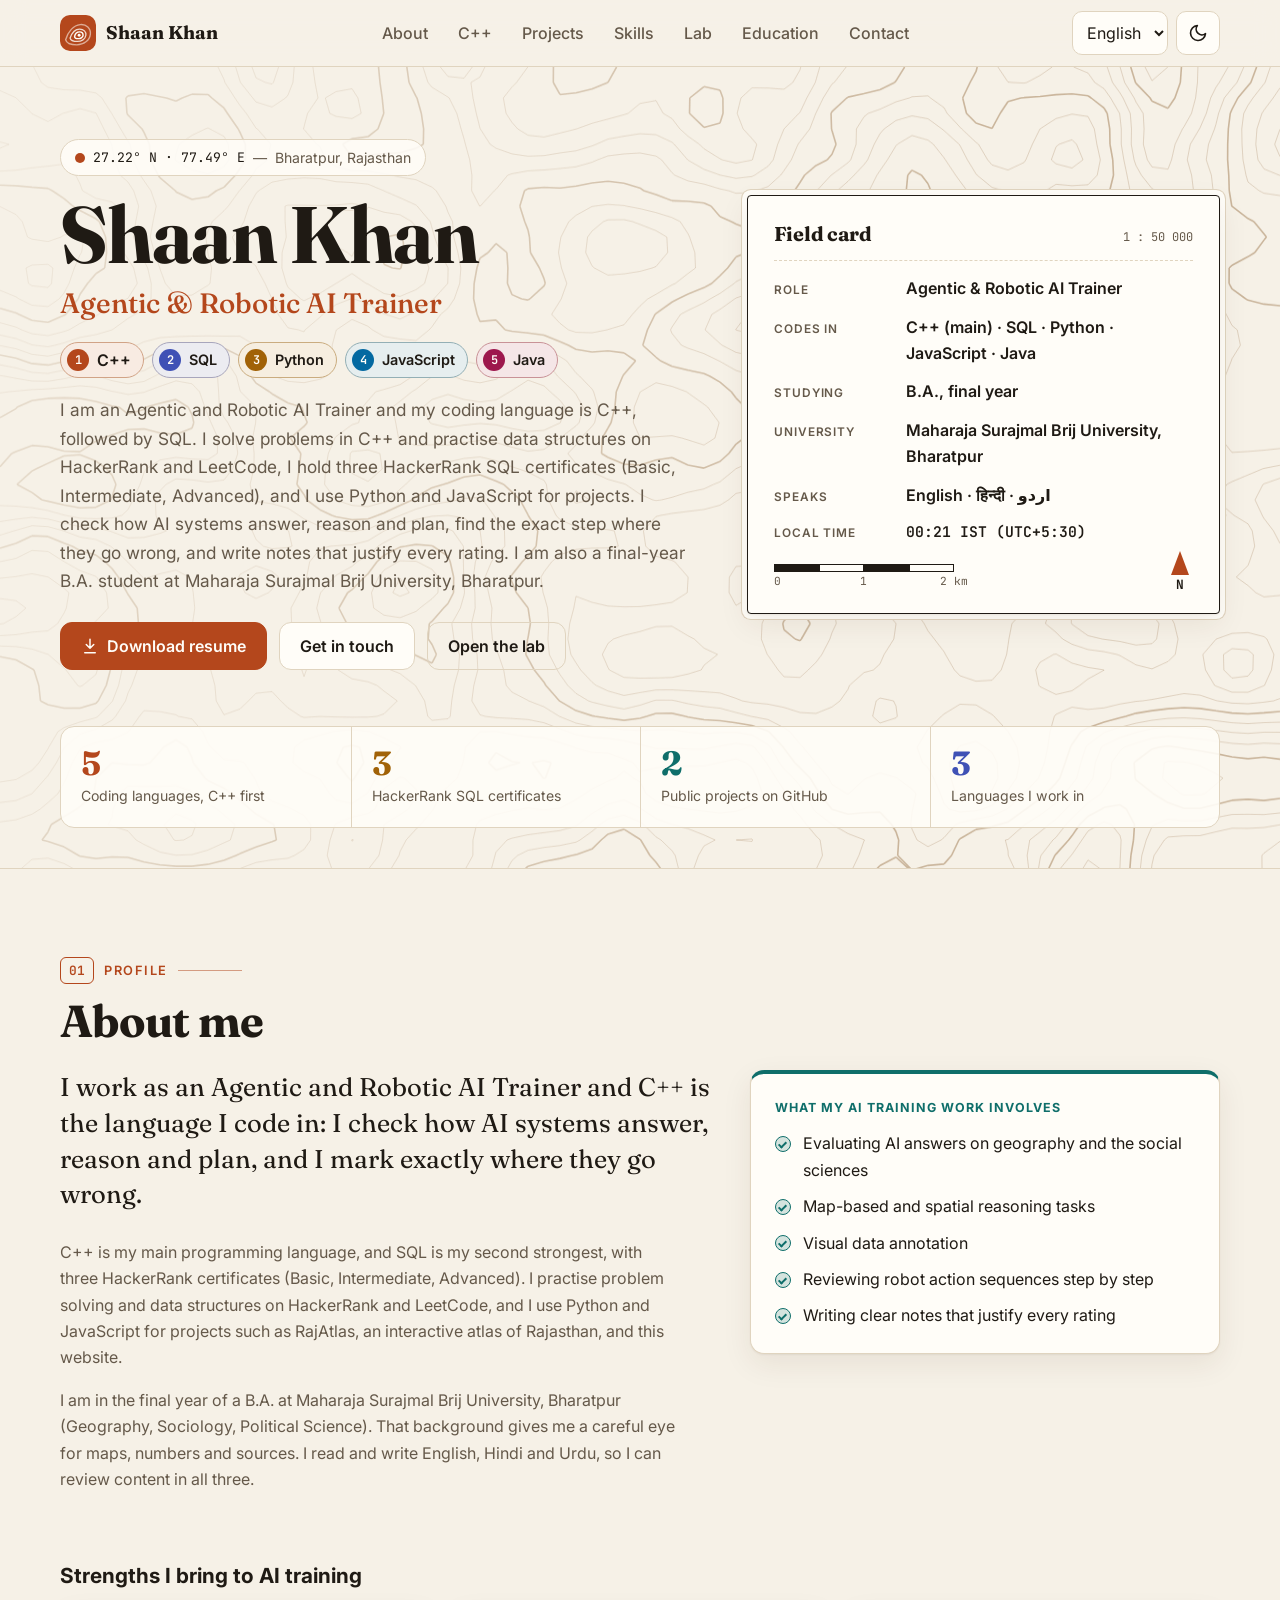
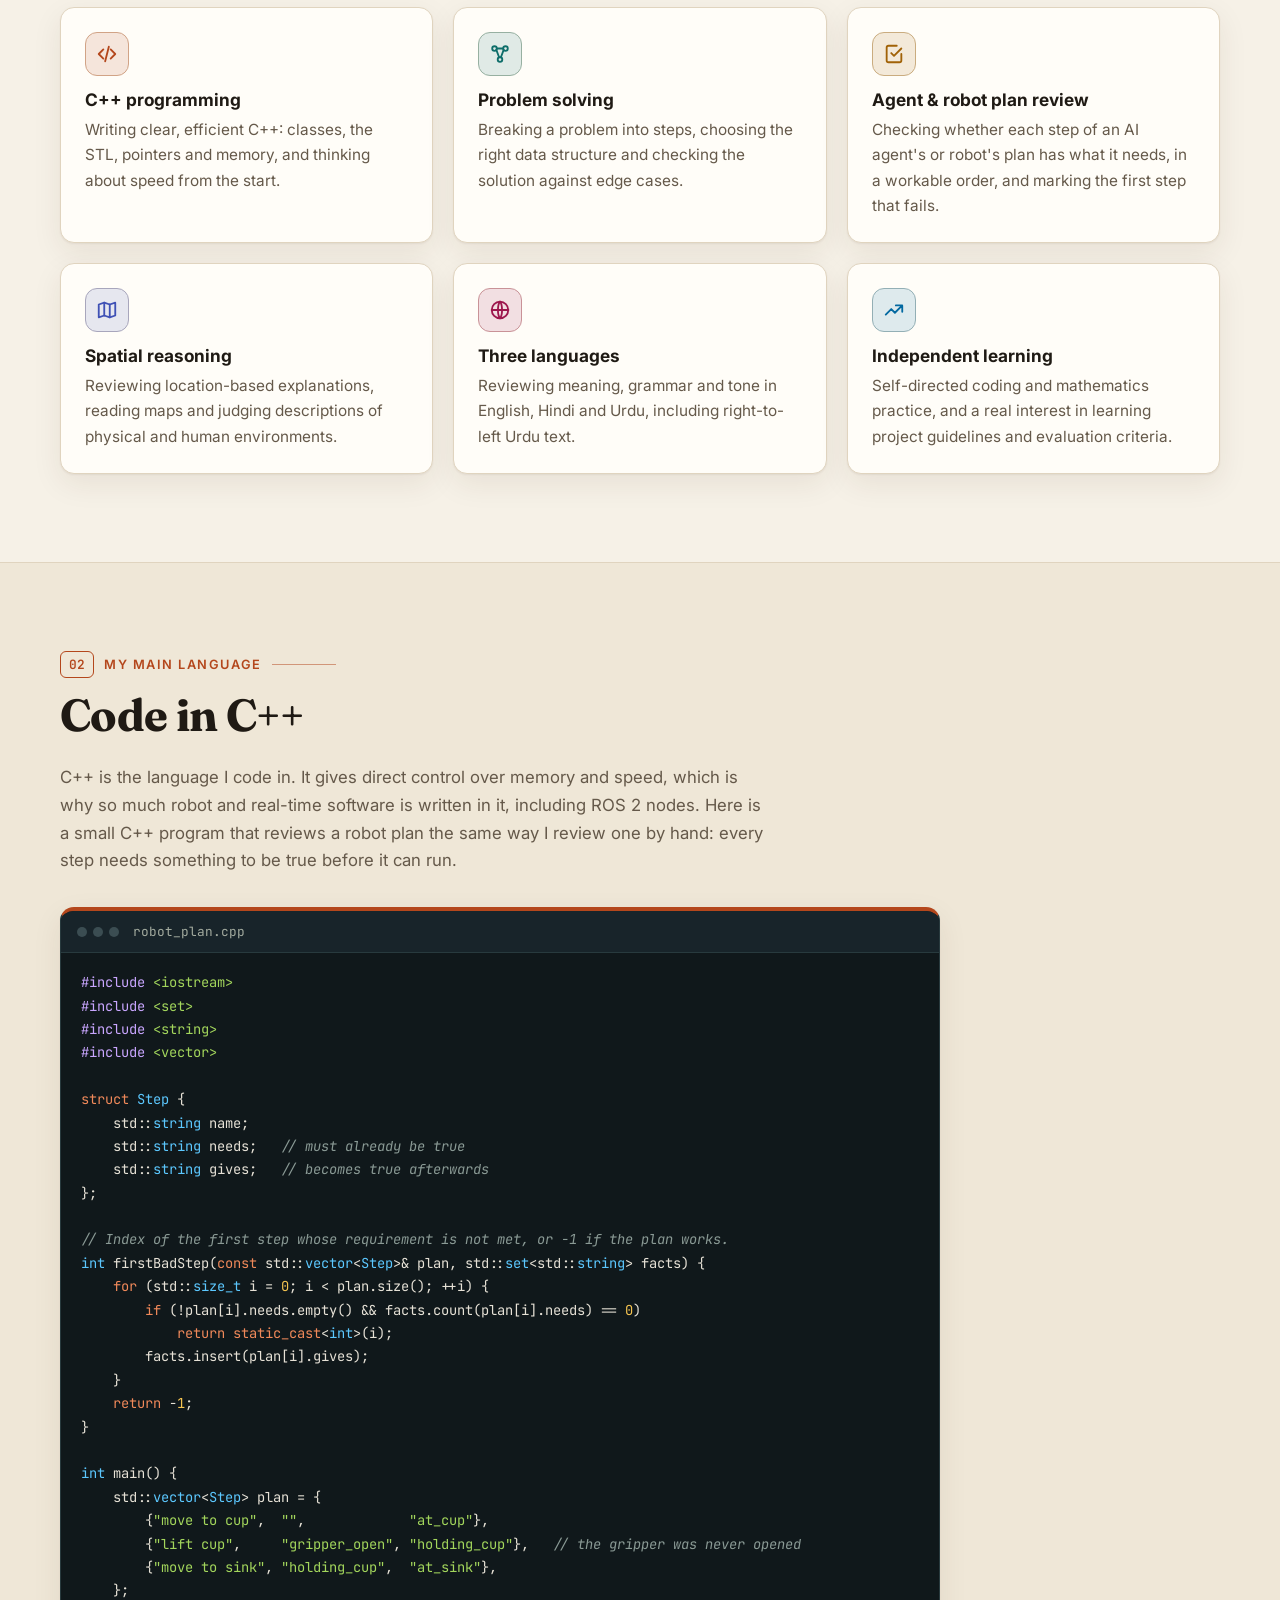
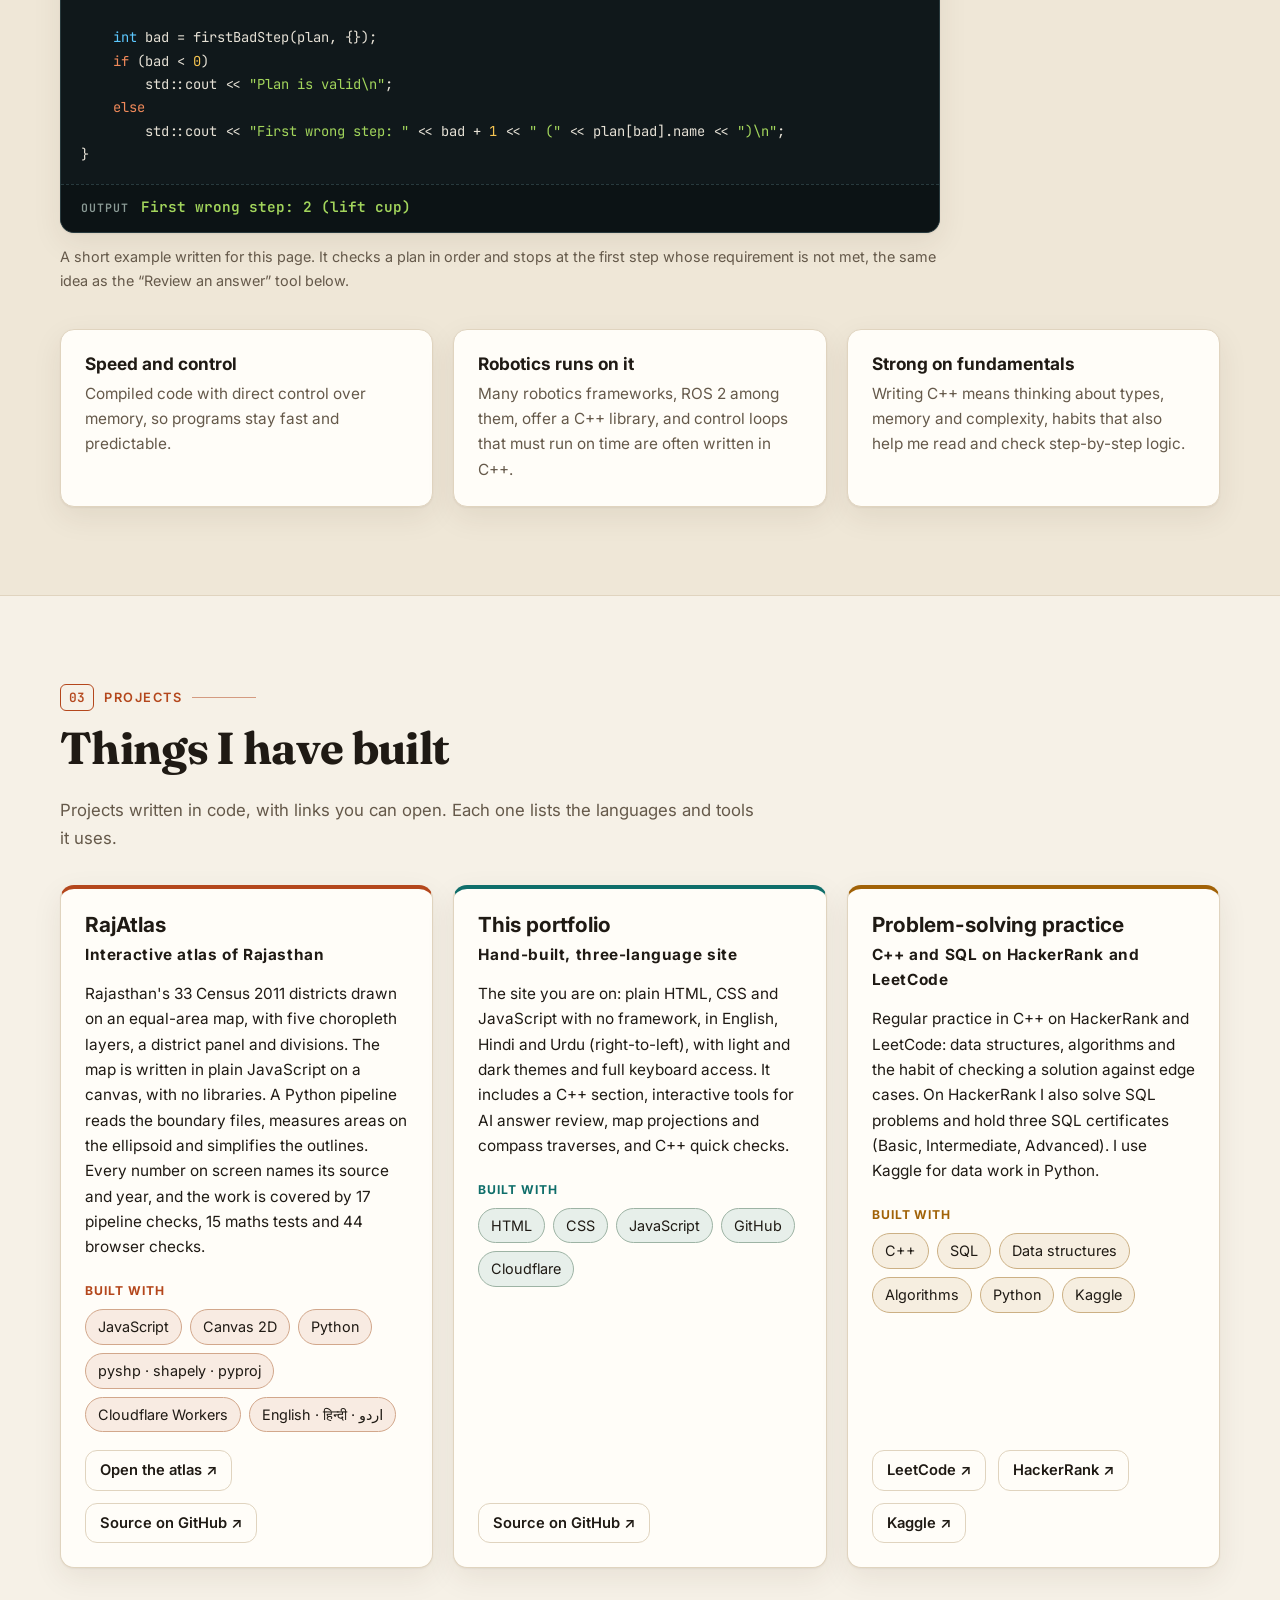
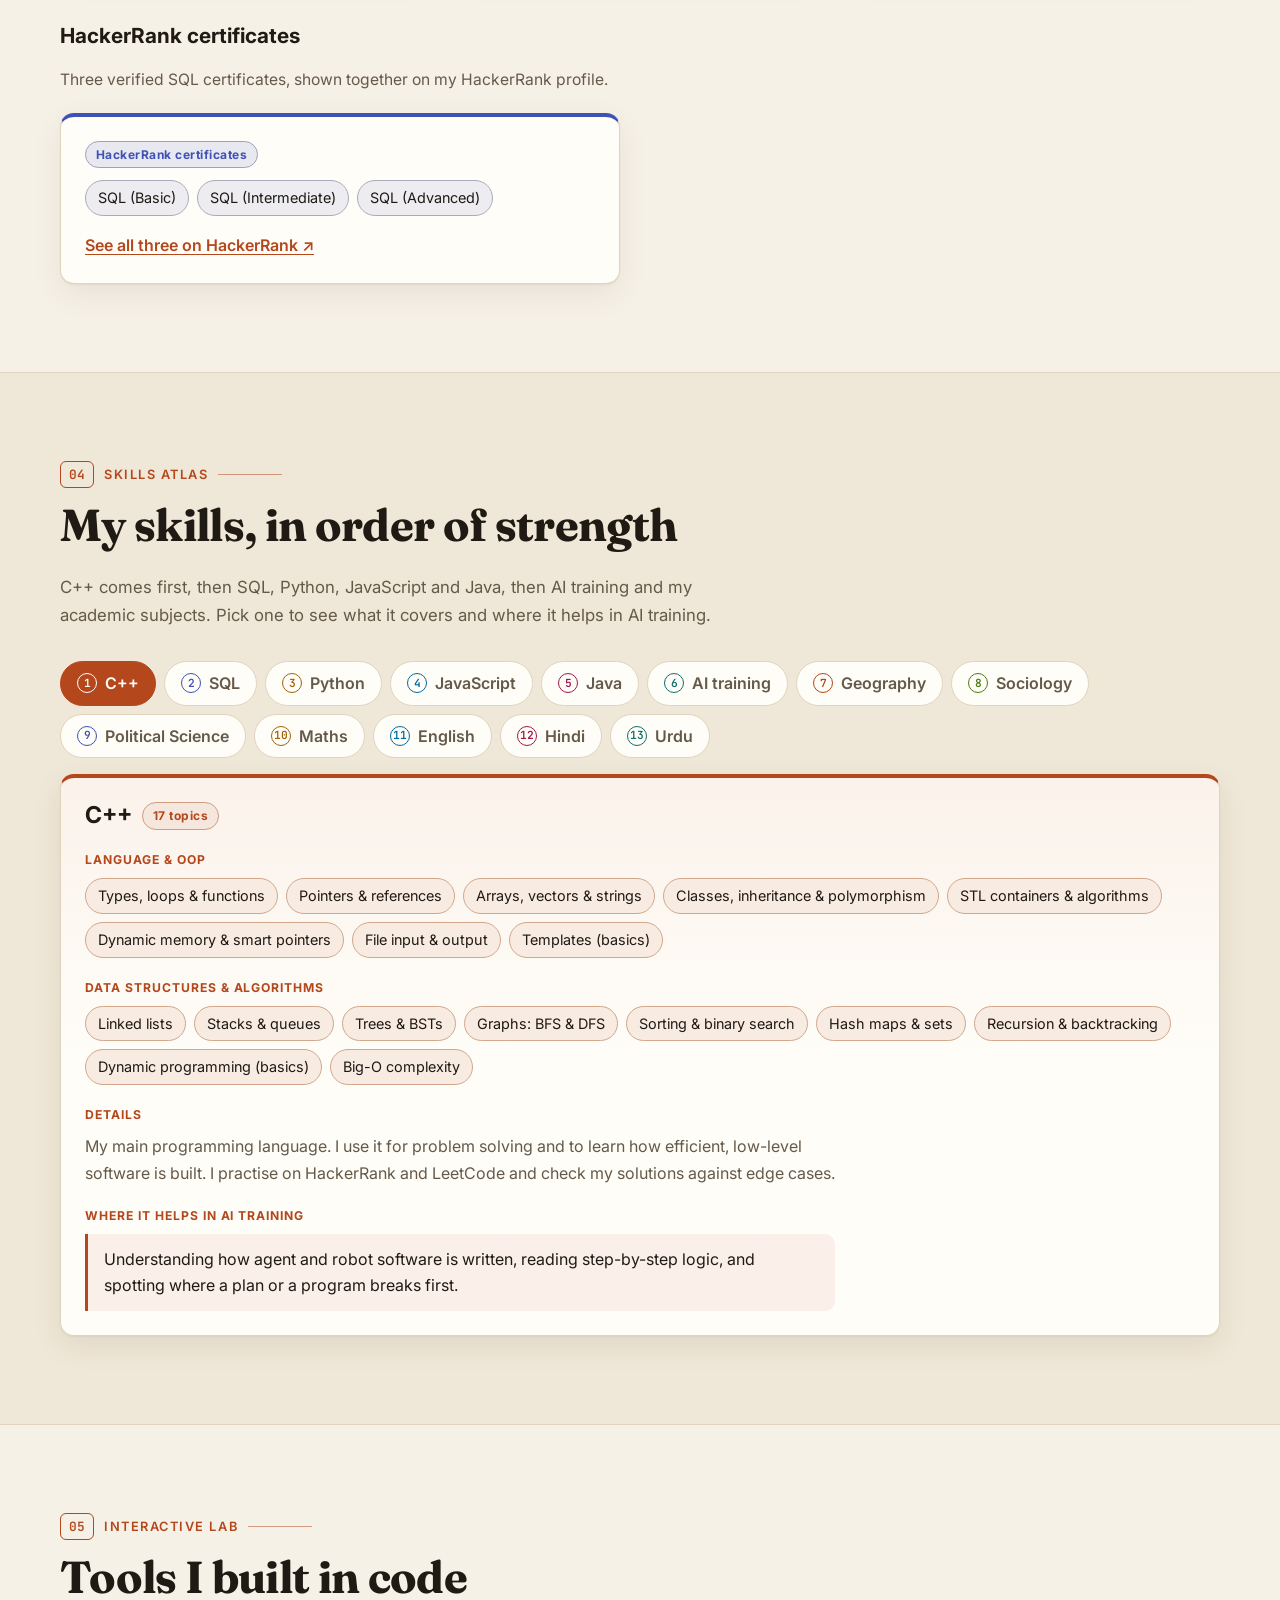
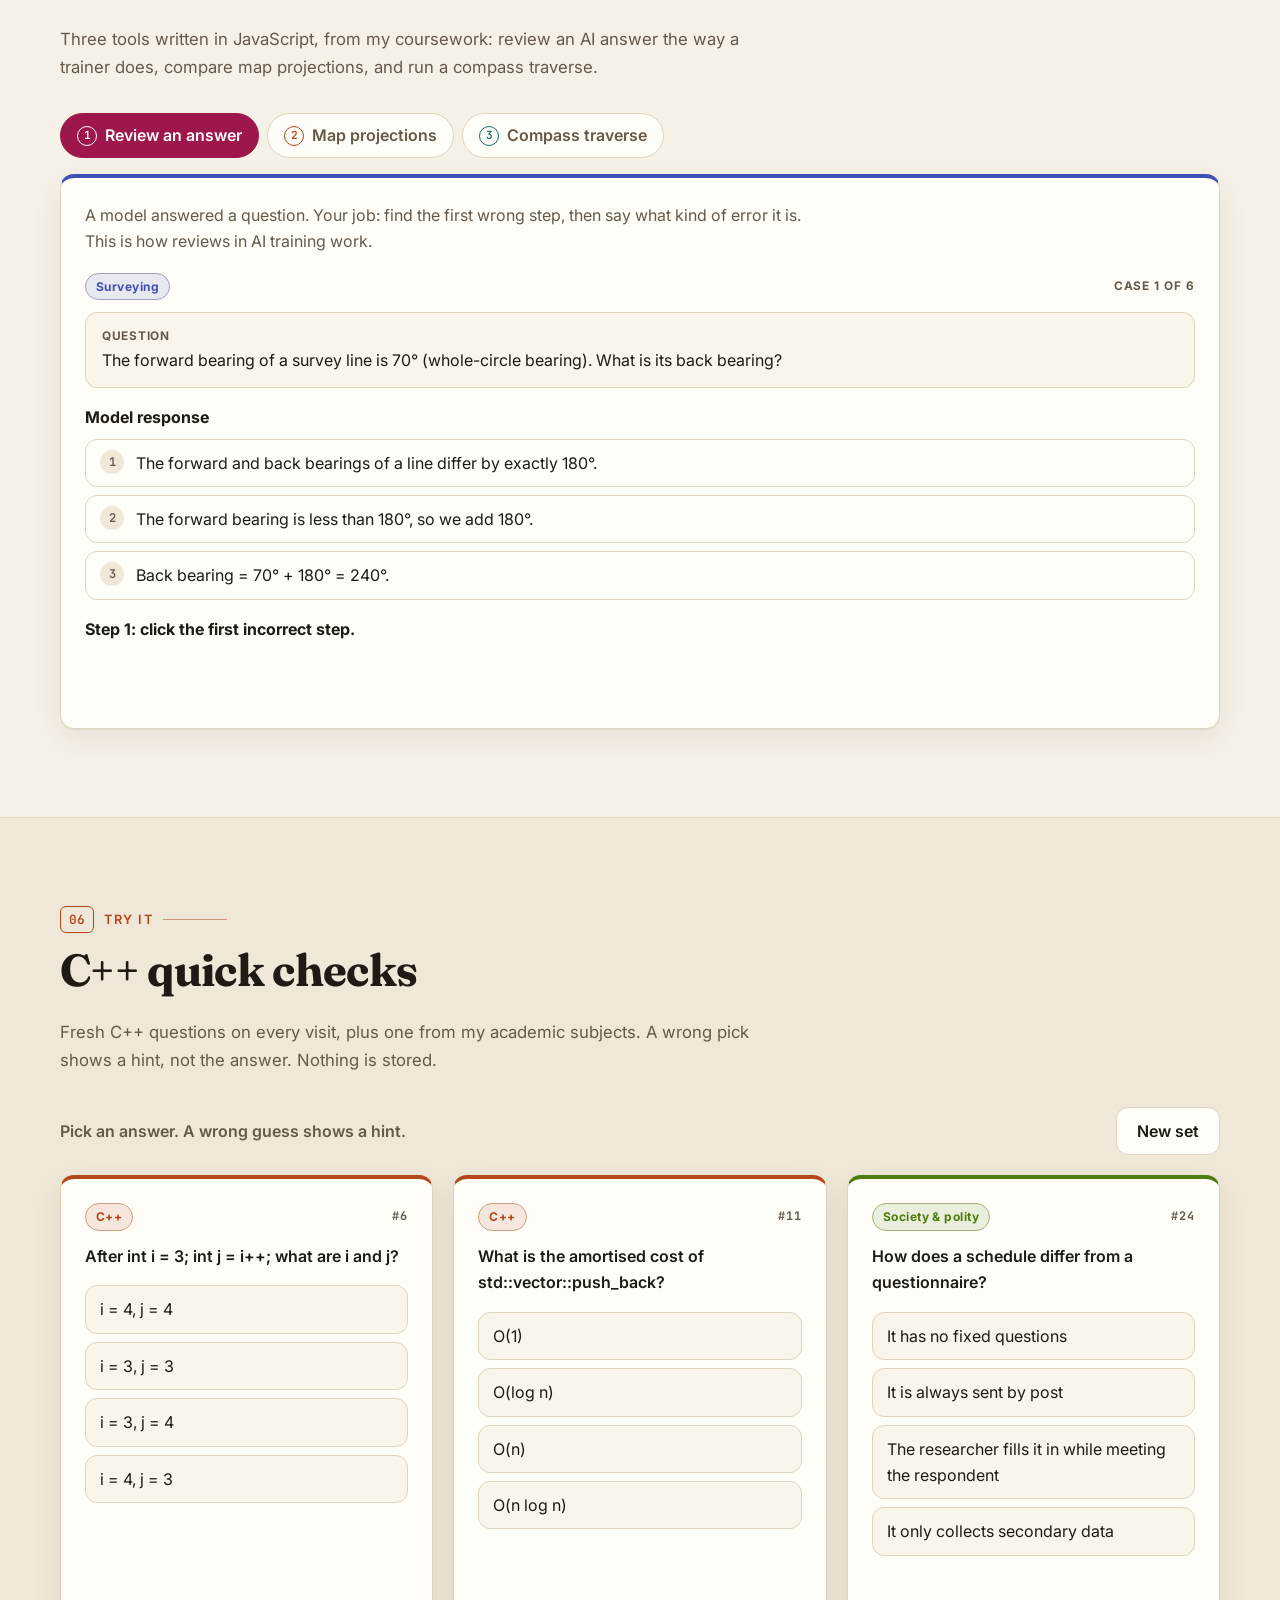
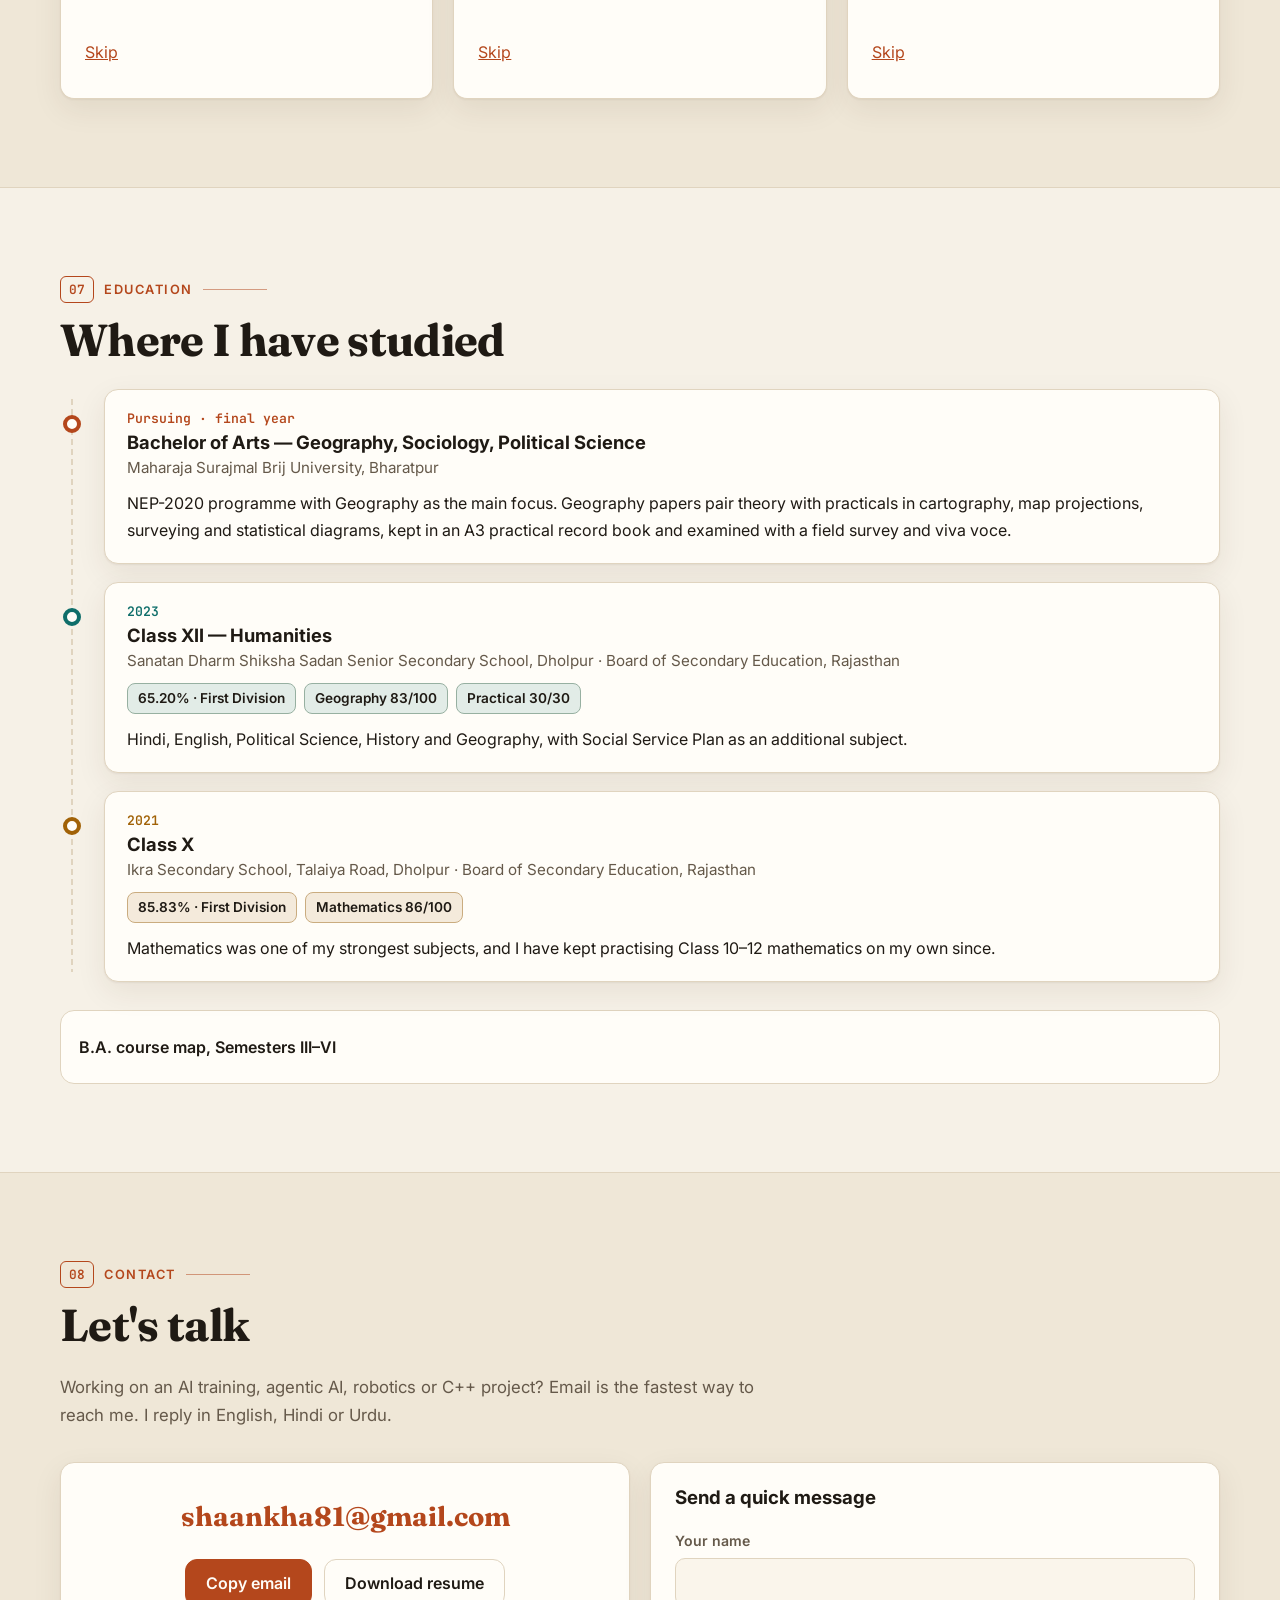
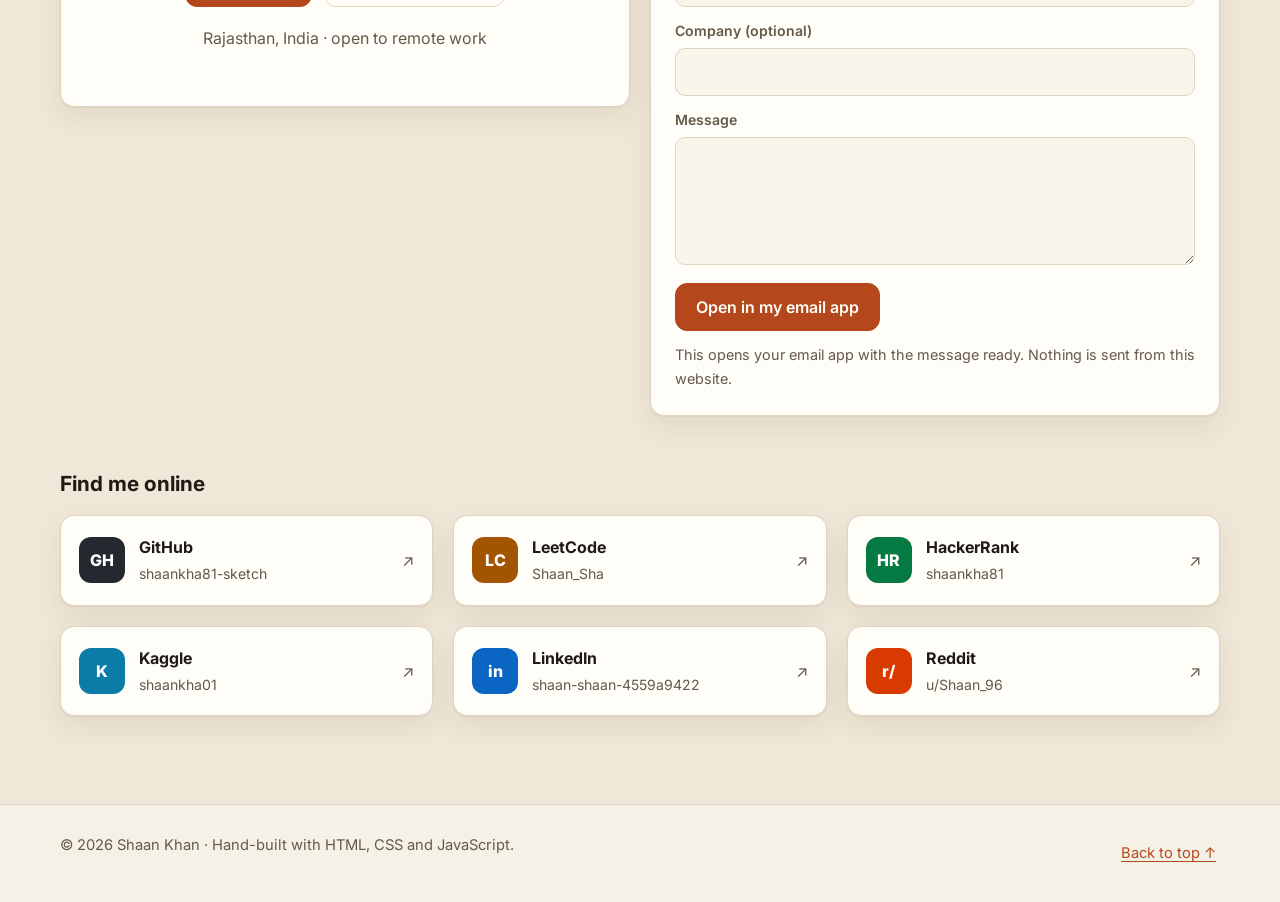
<file: index.html>
<!doctype html>
<html lang="en" dir="ltr">
<head>
  <meta charset="utf-8">
  <meta name="viewport" content="width=device-width, initial-scale=1">
  <title>Shaan Khan | Agentic &amp; Robotic AI Trainer · C++ Programmer</title>
  <meta name="description" content="Shaan Khan is an Agentic and Robotic AI Trainer who codes in C++ and holds three HackerRank SQL certificates. Projects in C++, SQL, Python and JavaScript, including RajAtlas, an interactive atlas of Rajasthan. Final-year B.A. student at Maharaja Surajmal Brij University, Bharatpur. Works in English, Hindi and Urdu.">
  <meta name="author" content="Shaan Khan">
  <meta name="theme-color" content="#f6f1e7">
  <link rel="canonical" href="https://shaan.shaankha81.workers.dev/">
  <meta property="og:type" content="website">
  <meta property="og:site_name" content="Shaan Khan">
  <meta property="og:title" content="Shaan Khan | Agentic &amp; Robotic AI Trainer · C++ Programmer">
  <meta property="og:description" content="Agentic and Robotic AI Trainer. C++, SQL (3 HackerRank certificates), Python and JavaScript, including the RajAtlas project. English, Hindi and Urdu.">
  <meta property="og:url" content="https://shaan.shaankha81.workers.dev/">
  <meta property="og:locale" content="en_IN">
  <meta property="og:image" content="https://shaan.shaankha81.workers.dev/assets/img/og-image-v3.png">
  <meta property="og:image:secure_url" content="https://shaan.shaankha81.workers.dev/assets/img/og-image-v3.png">
  <meta property="og:image:type" content="image/png">
  <meta property="og:image:width" content="1200">
  <meta property="og:image:height" content="630">
  <meta property="og:image:alt" content="Shaan Khan, Agentic and Robotic AI Trainer. C++, SQL, Python and JavaScript, with a C++ code sample on a topographic map background.">
  <meta name="twitter:card" content="summary_large_image">
  <meta name="twitter:title" content="Shaan Khan | Agentic &amp; Robotic AI Trainer · C++ Programmer">
  <meta name="twitter:description" content="Agentic and Robotic AI Trainer who codes in C++. English, Hindi and Urdu.">
  <meta name="twitter:image" content="https://shaan.shaankha81.workers.dev/assets/img/og-image-v3.png">
  <link rel="icon" href="assets/img/favicon.svg" type="image/svg+xml">
  <link rel="manifest" href="site.webmanifest">
  <link rel="preconnect" href="https://fonts.googleapis.com">
  <link rel="preconnect" href="https://fonts.gstatic.com" crossorigin>
  <link rel="stylesheet" href="https://fonts.googleapis.com/css2?family=Fraunces:opsz,wght@9..144,500;9..144,700&family=Inter:wght@400;500;600;700&family=JetBrains+Mono:wght@400;600&family=Noto+Nastaliq+Urdu:wght@400;700&family=Noto+Sans+Devanagari:wght@400;600;700&display=swap">
  <link rel="stylesheet" href="assets/css/style.css">
  <script type="application/ld+json">
  {
    "@context": "https://schema.org",
    "@type": "Person",
    "name": "Shaan Khan",
    "url": "https://shaan.shaankha81.workers.dev/",
    "jobTitle": "Agentic and Robotic AI Trainer",
    "email": "mailto:shaankha81@gmail.com",
    "address": { "@type": "PostalAddress", "addressRegion": "Rajasthan", "addressCountry": "IN" },
    "alumniOf": { "@type": "CollegeOrUniversity", "name": "Maharaja Surajmal Brij University, Bharatpur" },
    "knowsAbout": ["C++", "SQL", "Data structures and algorithms", "Python", "JavaScript", "Java", "Agentic AI", "Robotics", "AI training data evaluation", "Geography", "Cartography"],
    "knowsLanguage": ["en", "hi", "ur"],
    "sameAs": [
      "https://www.linkedin.com/in/shaan-shaan-4559a9422/",
      "https://github.com/shaankha81-sketch",
      "https://www.kaggle.com/shaankha01",
      "https://www.hackerrank.com/profile/shaankha81",
      "https://leetcode.com/u/Shaan_Sha/",
      "https://www.reddit.com/user/Shaan_96/"
    ]
  }
  </script>
  <script type="application/ld+json">
  { "@context": "https://schema.org", "@type": "WebSite", "name": "Shaan Khan", "alternateName": "Shaan Khan — AI Trainer", "url": "https://shaan.shaankha81.workers.dev/" }
  </script>
  <script src="assets/js/boot.js"></script>
</head>
<body>
  <a class="skip" href="#main" data-i18n="skip">Skip to content</a>

  <header class="site-header">
    <div class="wrap bar">
      <a class="brand" href="#top" aria-label="Shaan Khan, home">
        <img src="assets/img/favicon.svg" alt="" width="36" height="36">
        <span>Shaan Khan</span>
      </a>
      <nav id="nav" class="nav" aria-label="Primary">
        <a href="#about" data-i18n="nav.about">About</a>
        <a href="#cpp" data-i18n="nav.cpp">C++</a>
        <a href="#projects" data-i18n="nav.projects">Projects</a>
        <a href="#skills" data-i18n="nav.skills">Skills</a>
        <a href="#lab" data-i18n="nav.lab">Lab</a>
        <a href="#education" data-i18n="nav.education">Education</a>
        <a href="#contact" data-i18n="nav.contact">Contact</a>
      </nav>
      <div class="controls">
        <label class="visually-hidden" for="lang">Language</label>
        <select id="lang" class="select" aria-label="Language">
          <option value="en">English</option>
          <option value="hi">हिन्दी</option>
          <option value="ur">اردو</option>
        </select>
        <button id="theme" class="icon-btn" type="button" aria-label="Switch between light and dark theme">
          <svg class="i-moon" viewBox="0 0 24 24" width="20" height="20" fill="none" stroke="currentColor" stroke-width="2" stroke-linecap="round" stroke-linejoin="round" aria-hidden="true"><path d="M21 12.8A9 9 0 1 1 11.2 3a7 7 0 0 0 9.8 9.8z"/></svg>
          <svg class="i-sun" viewBox="0 0 24 24" width="20" height="20" fill="none" stroke="currentColor" stroke-width="2" stroke-linecap="round" aria-hidden="true"><circle cx="12" cy="12" r="4.5"/><path d="M12 2v2.5M12 19.5V22M2 12h2.5M19.5 12H22M4.9 4.9l1.8 1.8M17.3 17.3l1.8 1.8M4.9 19.1l1.8-1.8M17.3 6.7l1.8-1.8"/></svg>
        </button>
        <button id="menu" class="icon-btn menu-btn" type="button" aria-label="Open menu" aria-expanded="false" aria-controls="nav">
          <svg viewBox="0 0 24 24" width="22" height="22" fill="none" stroke="currentColor" stroke-width="2" stroke-linecap="round" aria-hidden="true"><path d="M4 7h16M4 12h16M4 17h16"/></svg>
        </button>
      </div>
    </div>
  </header>

  <main id="main">
    <!-- HERO -->
    <section id="top" class="hero">
      <canvas id="contours" class="contours" aria-hidden="true"></canvas>
      <div class="wrap hero-grid">
        <div class="hero-copy">
          <p class="coords"><span class="pin" aria-hidden="true"></span><span class="mono">27.22° N · 77.49° E</span><span class="sep" aria-hidden="true">—</span><span data-i18n="hero.place">Bharatpur, Rajasthan</span></p>
          <h1>Shaan Khan</h1>
          <p class="role" data-i18n="hero.role">Agentic &amp; Robotic AI Trainer</p>
          <ul class="priority" aria-label="Programming languages">
            <li data-k="1">C++</li>
            <li data-k="4">SQL</li>
            <li data-k="3">Python</li>
            <li data-k="7">JavaScript</li>
            <li data-k="6">Java</li>
          </ul>
          <p class="lede" data-i18n="hero.summary">I am an Agentic and Robotic AI Trainer and my coding language is C++, followed by SQL. I solve problems in C++ and practise data structures on HackerRank and LeetCode, I hold three HackerRank SQL certificates (Basic, Intermediate, Advanced), and I use Python and JavaScript for projects. I check how AI systems answer, reason and plan, find the exact step where they go wrong, and write notes that justify every rating. I am also a final-year B.A. student at Maharaja Surajmal Brij University, Bharatpur.</p>
          <div class="cta">
            <a class="btn primary" href="assets/Shaan_Khan_Resume.pdf" download>
              <svg viewBox="0 0 24 24" width="18" height="18" fill="none" stroke="currentColor" stroke-width="2" stroke-linecap="round" stroke-linejoin="round" aria-hidden="true"><path d="M12 3v12M7 10l5 5 5-5M5 21h14"/></svg>
              <span data-i18n="hero.resume">Download resume</span>
            </a>
            <a class="btn" href="#contact" data-i18n="hero.contact">Get in touch</a>
            <a class="btn ghost" href="#lab" data-i18n="hero.lab">Open the lab</a>
          </div>
        </div>

        <aside class="field-card" aria-labelledby="fc-title">
          <div class="fc-head">
            <span class="mono fc-sheet">1 : 50 000</span>
            <h2 id="fc-title" data-i18n="card.title">Field card</h2>
          </div>
          <dl class="fc-facts">
            <div><dt data-i18n="card.role">Role</dt><dd data-i18n="card.roleV">Agentic &amp; Robotic AI Trainer</dd></div>
            <div><dt data-i18n="card.code">Codes in</dt><dd class="ltr" data-i18n="card.codeV">C++ (main) · SQL · Python · JavaScript · Java</dd></div>
            <div><dt data-i18n="card.study">Studying</dt><dd data-i18n="card.studyV">B.A., final year</dd></div>
            <div><dt data-i18n="card.uni">University</dt><dd data-i18n="card.uniV">Maharaja Surajmal Brij University, Bharatpur</dd></div>
            <div><dt data-i18n="card.lang">Speaks</dt><dd>English · हिन्दी · اردو</dd></div>
            <div><dt data-i18n="card.time">Local time</dt><dd id="clock" class="mono">IST (UTC+5:30)</dd></div>
          </dl>
          <div class="scalebar" aria-hidden="true">
            <span></span><span></span><span></span><span></span>
            <small class="mono">0</small><small class="mono">1</small><small class="mono">2 km</small>
          </div>
          <span class="north" aria-hidden="true">N</span>
        </aside>
      </div>

      <div class="wrap">
        <ul class="stats" aria-label="At a glance">
          <li data-k="1"><b data-count="5">5</b><span data-i18n="stat.langs">Coding languages, C++ first</span></li>
          <li data-k="3"><b data-count="3">3</b><span data-i18n="stat.certs">HackerRank SQL certificates</span></li>
          <li data-k="2"><b data-count="2">2</b><span data-i18n="stat.projects">Public projects on GitHub</span></li>
          <li data-k="4"><b data-count="3">3</b><span data-i18n="stat.human">Languages I work in</span></li>
        </ul>
      </div>
    </section>

    <!-- ABOUT -->
    <section id="about" class="section">
      <div class="wrap">
        <p class="kicker"><span class="mono">01</span><span data-i18n="about.kicker">Profile</span></p>
        <h2 data-i18n="about.title">About me</h2>
        <div class="about-grid">
          <div class="about-text">
            <p class="big" data-i18n="about.lead">I work as an Agentic and Robotic AI Trainer and C++ is the language I code in: I check how AI systems answer, reason and plan, and I mark exactly where they go wrong.</p>
            <p data-i18n="about.p1">C++ is my main programming language, and SQL is my second strongest, with three HackerRank certificates (Basic, Intermediate, Advanced). I practise problem solving and data structures on HackerRank and LeetCode, and I use Python and JavaScript for projects such as RajAtlas, an interactive atlas of Rajasthan, and this website.</p>
            <p data-i18n="about.p2">I am in the final year of a B.A. at Maharaja Surajmal Brij University, Bharatpur (Geography, Sociology, Political Science). That background gives me a careful eye for maps, numbers and sources. I read and write English, Hindi and Urdu, so I can review content in all three.</p>
          </div>
          <article class="card work" data-k="2">
            <p class="tag" data-i18n="work.tag">What my AI training work involves</p>
            <ul class="ticks">
              <li data-i18n="work.w1">Evaluating AI answers on geography and the social sciences</li>
              <li data-i18n="work.w2">Map-based and spatial reasoning tasks</li>
              <li data-i18n="work.w3">Visual data annotation</li>
              <li data-i18n="work.w4">Reviewing robot action sequences step by step</li>
              <li data-i18n="work.w5">Writing clear notes that justify every rating</li>
            </ul>
          </article>
        </div>

        <h3 class="sub" data-i18n="about.strTitle">Strengths I bring to AI training</h3>
        <div class="grid three">
          <article class="card pillar reveal" data-k="1">
            <span class="p-icon" aria-hidden="true"><svg viewBox="0 0 24 24" width="22" height="22" fill="none" stroke="currentColor" stroke-width="2" stroke-linecap="round" stroke-linejoin="round"><path d="M8 7l-5 5 5 5M16 7l5 5-5 5M14 4l-4 16"/></svg></span>
            <h4 data-i18n="s1.t">C++ programming</h4>
            <p data-i18n="s1.d">Writing clear, efficient C++: classes, the STL, pointers and memory, and thinking about speed from the start.</p>
          </article>
          <article class="card pillar reveal" data-k="2">
            <span class="p-icon" aria-hidden="true"><svg viewBox="0 0 24 24" width="22" height="22" fill="none" stroke="currentColor" stroke-width="2" stroke-linecap="round" stroke-linejoin="round"><circle cx="6" cy="6" r="2.5"/><circle cx="18" cy="6" r="2.5"/><circle cx="12" cy="18" r="2.5"/><path d="M8 7.5l3 8M16 7.5l-3 8M8.5 6h7"/></svg></span>
            <h4 data-i18n="s2.t">Problem solving</h4>
            <p data-i18n="s2.d">Breaking a problem into steps, choosing the right data structure and checking the solution against edge cases.</p>
          </article>
          <article class="card pillar reveal" data-k="3">
            <span class="p-icon" aria-hidden="true"><svg viewBox="0 0 24 24" width="22" height="22" fill="none" stroke="currentColor" stroke-width="2" stroke-linecap="round" stroke-linejoin="round"><path d="M9 11l3 3 8-8"/><path d="M20 12v7a2 2 0 0 1-2 2H6a2 2 0 0 1-2-2V5a2 2 0 0 1 2-2h9"/></svg></span>
            <h4 data-i18n="s3.t">Agent &amp; robot plan review</h4>
            <p data-i18n="s3.d">Checking whether each step of an AI agent's or robot's plan has what it needs, in a workable order, and marking the first step that fails.</p>
          </article>
          <article class="card pillar reveal" data-k="4">
            <span class="p-icon" aria-hidden="true"><svg viewBox="0 0 24 24" width="22" height="22" fill="none" stroke="currentColor" stroke-width="2" stroke-linecap="round" stroke-linejoin="round"><path d="M9 4L3 6v14l6-2 6 2 6-2V4l-6 2-6-2z"/><path d="M9 4v14M15 6v14"/></svg></span>
            <h4 data-i18n="s4.t">Spatial reasoning</h4>
            <p data-i18n="s4.d">Reviewing location-based explanations, reading maps and judging descriptions of physical and human environments.</p>
          </article>
          <article class="card pillar reveal" data-k="6">
            <span class="p-icon" aria-hidden="true"><svg viewBox="0 0 24 24" width="22" height="22" fill="none" stroke="currentColor" stroke-width="2" stroke-linecap="round" stroke-linejoin="round"><circle cx="12" cy="12" r="9"/><path d="M3 12h18M12 3c3 3.5 3 14.5 0 18M12 3c-3 3.5-3 14.5 0 18"/></svg></span>
            <h4 data-i18n="s5.t">Three languages</h4>
            <p data-i18n="s5.d">Reviewing meaning, grammar and tone in English, Hindi and Urdu, including right-to-left Urdu text.</p>
          </article>
          <article class="card pillar reveal" data-k="7">
            <span class="p-icon" aria-hidden="true"><svg viewBox="0 0 24 24" width="22" height="22" fill="none" stroke="currentColor" stroke-width="2" stroke-linecap="round" stroke-linejoin="round"><path d="M3 17l6-6 4 4 8-8M14 7h7v7"/></svg></span>
            <h4 data-i18n="s6.t">Independent learning</h4>
            <p data-i18n="s6.d">Self-directed coding and mathematics practice, and a real interest in learning project guidelines and evaluation criteria.</p>
          </article>
        </div>
      </div>
    </section>

    <!-- C++ -->
    <section id="cpp" class="section alt">
      <div class="wrap">
        <p class="kicker"><span class="mono">02</span><span data-i18n="cpp.kicker">My main language</span></p>
        <h2 data-i18n="cpp.title">Code in C++</h2>
        <p class="section-lead" data-i18n="cpp.lead">C++ is the language I code in. It gives direct control over memory and speed, which is why so much robot and real-time software is written in it, including ROS 2 nodes. Here is a small C++ program that reviews a robot plan the same way I review one by hand: every step needs something to be true before it can run.</p>

        <figure class="codewin" data-k="1">
          <div class="codewin-bar" aria-hidden="true"><span class="dots"><i></i><i></i><i></i></span><span class="mono">robot_plan.cpp</span></div>
          <pre tabindex="0" aria-label="C++ example: robot_plan.cpp"><code><span class="tk-p">#include</span> <span class="tk-s">&lt;iostream&gt;</span>
<span class="tk-p">#include</span> <span class="tk-s">&lt;set&gt;</span>
<span class="tk-p">#include</span> <span class="tk-s">&lt;string&gt;</span>
<span class="tk-p">#include</span> <span class="tk-s">&lt;vector&gt;</span>

<span class="tk-k">struct</span> <span class="tk-t">Step</span> {
    std::<span class="tk-t">string</span> name;
    std::<span class="tk-t">string</span> needs;   <span class="tk-c">// must already be true</span>
    std::<span class="tk-t">string</span> gives;   <span class="tk-c">// becomes true afterwards</span>
};

<span class="tk-c">// Index of the first step whose requirement is not met, or -1 if the plan works.</span>
<span class="tk-t">int</span> firstBadStep(<span class="tk-k">const</span> std::<span class="tk-t">vector</span>&lt;<span class="tk-t">Step</span>&gt;&amp; plan, std::<span class="tk-t">set</span>&lt;std::<span class="tk-t">string</span>&gt; facts) {
    <span class="tk-k">for</span> (std::<span class="tk-t">size_t</span> i = <span class="tk-n">0</span>; i &lt; plan.size(); ++i) {
        <span class="tk-k">if</span> (!plan[i].needs.empty() &amp;&amp; facts.count(plan[i].needs) == <span class="tk-n">0</span>)
            <span class="tk-k">return</span> <span class="tk-k">static_cast</span>&lt;<span class="tk-t">int</span>&gt;(i);
        facts.insert(plan[i].gives);
    }
    <span class="tk-k">return</span> -<span class="tk-n">1</span>;
}

<span class="tk-t">int</span> main() {
    std::<span class="tk-t">vector</span>&lt;<span class="tk-t">Step</span>&gt; plan = {
        {<span class="tk-s">"move to cup"</span>,  <span class="tk-s">""</span>,             <span class="tk-s">"at_cup"</span>},
        {<span class="tk-s">"lift cup"</span>,     <span class="tk-s">"gripper_open"</span>, <span class="tk-s">"holding_cup"</span>},   <span class="tk-c">// the gripper was never opened</span>
        {<span class="tk-s">"move to sink"</span>, <span class="tk-s">"holding_cup"</span>,  <span class="tk-s">"at_sink"</span>},
    };

    <span class="tk-t">int</span> bad = firstBadStep(plan, {});
    <span class="tk-k">if</span> (bad &lt; <span class="tk-n">0</span>)
        std::cout &lt;&lt; <span class="tk-s">"Plan is valid\n"</span>;
    <span class="tk-k">else</span>
        std::cout &lt;&lt; <span class="tk-s">"First wrong step: "</span> &lt;&lt; bad + <span class="tk-n">1</span> &lt;&lt; <span class="tk-s">" ("</span> &lt;&lt; plan[bad].name &lt;&lt; <span class="tk-s">")\n"</span>;
}</code></pre>
          <div class="codeout"><span class="out-label" data-i18n="cpp.out">Output</span><samp>First wrong step: 2 (lift cup)</samp></div>
        </figure>
        <p class="muted small cpp-note" data-i18n="cpp.note">A short example written for this page. It checks a plan in order and stops at the first step whose requirement is not met, the same idea as the “Review an answer” tool below.</p>

        <div class="grid three cpp-why">
          <article class="card pillar reveal" data-k="1">
            <h4 data-i18n="cpp.w1.t">Speed and control</h4>
            <p data-i18n="cpp.w1.d">Compiled code with direct control over memory, so programs stay fast and predictable.</p>
          </article>
          <article class="card pillar reveal" data-k="2">
            <h4 data-i18n="cpp.w2.t">Robotics runs on it</h4>
            <p data-i18n="cpp.w2.d">Many robotics frameworks, ROS 2 among them, offer a C++ library, and control loops that must run on time are often written in C++.</p>
          </article>
          <article class="card pillar reveal" data-k="3">
            <h4 data-i18n="cpp.w3.t">Strong on fundamentals</h4>
            <p data-i18n="cpp.w3.d">Writing C++ means thinking about types, memory and complexity, habits that also help me read and check step-by-step logic.</p>
          </article>
        </div>
      </div>
    </section>

    <!-- PROJECTS -->
    <section id="projects" class="section">
      <div class="wrap">
        <p class="kicker"><span class="mono">03</span><span data-i18n="projects.kicker">Projects</span></p>
        <h2 data-i18n="projects.title">Things I have built</h2>
        <p class="section-lead" data-i18n="projects.lead">Projects written in code, with links you can open. Each one lists the languages and tools it uses.</p>
        <div class="grid three" id="project-grid"></div>

        <h3 class="sub" data-i18n="certs.title">HackerRank certificates</h3>
        <p class="section-lead small" data-i18n="certs.lead">Three verified SQL certificates, shown together on my HackerRank profile.</p>
        <div class="grid" id="cert-grid"></div>
      </div>
    </section>

    <!-- SKILLS / ATLAS -->
    <section id="skills" class="section alt">
      <div class="wrap">
        <p class="kicker"><span class="mono">04</span><span data-i18n="skills.kicker">Skills atlas</span></p>
        <h2 data-i18n="skills.title">My skills, in order of strength</h2>
        <p class="section-lead" data-i18n="skills.lead">C++ comes first, then SQL, Python, JavaScript and Java, then AI training and my academic subjects. Pick one to see what it covers and where it helps in AI training.</p>
        <div class="tabs" role="tablist" aria-label="Skills" id="atlas-tabs"></div>
        <div id="atlas-panel" class="card panel" role="tabpanel" tabindex="0"></div>
      </div>
    </section>

    <!-- LAB -->
    <section id="lab" class="section">
      <div class="wrap">
        <p class="kicker"><span class="mono">05</span><span data-i18n="lab.kicker">Interactive lab</span></p>
        <h2 data-i18n="lab.title">Tools I built in code</h2>
        <p class="section-lead" data-i18n="lab.lead">Three tools written in JavaScript, from my coursework: review an AI answer the way a trainer does, compare map projections, and run a compass traverse.</p>
        <div class="tabs" role="tablist" aria-label="Lab tools" id="lab-tabs"></div>
        <div id="lab-panels"></div>
      </div>
    </section>

    <!-- TRY IT -->
    <section id="try" class="section alt">
      <div class="wrap">
        <p class="kicker"><span class="mono">06</span><span data-i18n="try.kicker">Try it</span></p>
        <h2 data-i18n="try.title">C++ quick checks</h2>
        <p class="section-lead" data-i18n="try.lead">Fresh C++ questions on every visit, plus one from my academic subjects. A wrong pick shows a hint, not the answer. Nothing is stored.</p>
        <div class="deck-bar">
          <p class="score" id="score" role="status" aria-live="polite"></p>
          <button class="btn" id="shuffle" type="button" data-i18n="try.shuffle">New set</button>
        </div>
        <div class="grid three" id="deck"></div>
      </div>
    </section>

    <!-- EDUCATION -->
    <section id="education" class="section">
      <div class="wrap">
        <p class="kicker"><span class="mono">07</span><span data-i18n="edu.kicker">Education</span></p>
        <h2 data-i18n="edu.title">Where I have studied</h2>
        <ol class="timeline" id="timeline"></ol>
        <details class="coursemap">
          <summary data-i18n="skills.mapTitle">B.A. course map, Semesters III–VI</summary>
          <p class="section-lead small" data-i18n="skills.mapLead">Every paper from my last two years, by semester. Geography papers include practicals.</p>
          <div class="course-map" id="course-map"></div>
        </details>
      </div>
    </section>

    <!-- CONTACT -->
    <section id="contact" class="section alt">
      <div class="wrap">
        <p class="kicker"><span class="mono">08</span><span data-i18n="contact.kicker">Contact</span></p>
        <h2 data-i18n="contact.title">Let's talk</h2>
        <p class="section-lead" data-i18n="contact.lead">Working on an AI training, agentic AI, robotics or C++ project? Email is the fastest way to reach me. I reply in English, Hindi or Urdu.</p>

        <div class="contact-grid">
          <div class="card contact-card">
            <a id="email-link" class="email" href="mailto:shaankha81@gmail.com">shaankha81@gmail.com</a>
            <div class="cta">
              <button id="copy" class="btn primary" type="button" data-i18n="contact.copy">Copy email</button>
              <a class="btn ghost" href="assets/Shaan_Khan_Resume.pdf" download data-i18n="hero.resume">Download resume</a>
            </div>
            <p class="muted" data-i18n="contact.where">Rajasthan, India · open to remote work</p>
            <p id="copy-msg" class="muted" role="status" aria-live="polite"></p>
          </div>

          <form class="card contact-form" id="contact-form" novalidate>
            <h3 data-i18n="contact.formTitle">Send a quick message</h3>
            <label for="cf-name" data-i18n="contact.name">Your name</label>
            <input id="cf-name" name="name" type="text" maxlength="80" autocomplete="name" required>
            <label for="cf-org" data-i18n="contact.org">Company (optional)</label>
            <input id="cf-org" name="org" type="text" maxlength="80" autocomplete="organization">
            <label for="cf-msg" data-i18n="contact.msg">Message</label>
            <textarea id="cf-msg" name="msg" rows="4" maxlength="1500" required></textarea>
            <button class="btn primary" type="submit" data-i18n="contact.send">Open in my email app</button>
            <p class="muted small" id="cf-note" role="status" aria-live="polite" data-i18n="contact.formNote">This opens your email app with the message ready. Nothing is sent from this website.</p>
          </form>
        </div>

        <h3 class="sub" data-i18n="profiles.title">Find me online</h3>
        <div class="grid profiles" id="profiles"></div>
      </div>
    </section>
  </main>

  <footer class="site-footer">
    <div class="wrap">
      <p>© <span id="year">2026</span> Shaan Khan · <span data-i18n="footer.built">Hand-built with HTML, CSS and JavaScript.</span></p>
      <a href="#top" data-i18n="footer.top">Back to top ↑</a>
    </div>
  </footer>

  <script src="assets/js/content.js" defer></script>
  <script src="assets/js/main.js" defer></script>
  <script src="assets/js/quiz.js" defer></script>
  <script src="assets/js/lab.js" defer></script>
  <!-- Cloudflare Web Analytics --><script type='module' src='https://static.cloudflareinsights.com/beacon.min.js' data-cf-beacon='{"token": "8e26333e32b24a13a9029553112d0097"}'></script><!-- End Cloudflare Web Analytics -->
</body>
</html>
</file>
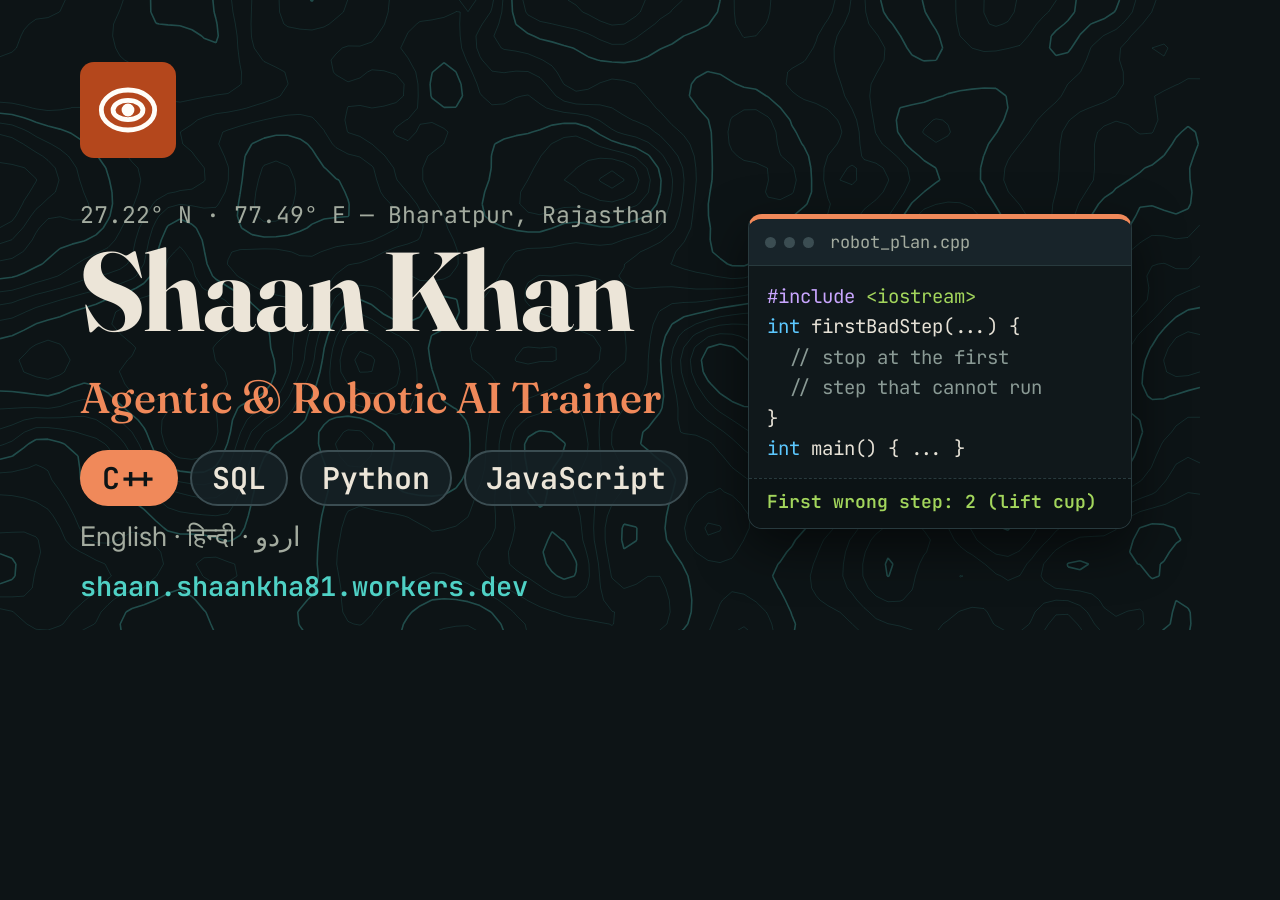
<file: og/og.html>
<!doctype html>
<html lang="en">
<head>
<meta charset="utf-8">
<title>Share preview, 1200 x 630</title>
<link rel="stylesheet" href="https://fonts.googleapis.com/css2?family=Fraunces:opsz,wght@9..144,500;9..144,700&family=Inter:wght@400;600&family=JetBrains+Mono:wght@400;600&family=Noto+Sans+Devanagari:wght@400&family=Noto+Nastaliq+Urdu:wght@400&display=swap">
<style>
  * { box-sizing: border-box; }
  html, body { margin: 0; width: 1200px; height: 630px; overflow: hidden; background: #0d1416; }
  body { position: relative; color: #ece5d8; font-family: "Inter", "Segoe UI", sans-serif; }
  canvas { position: absolute; inset: 0; }
  .logo { position: absolute; left: 80px; top: 62px; width: 96px; height: 96px; border-radius: 14px; background: #b4471c; display: grid; place-items: center; }
  .coords { position: absolute; left: 80px; top: 200px; font: 400 23px "JetBrains Mono", Consolas, monospace; color: #a3ab9f; }
  h1 { position: absolute; left: 80px; top: 232px; margin: 0; font: 700 112px/1.05 "Fraunces", Georgia, serif; letter-spacing: -.015em; color: #ece5d8; }
  .role { position: absolute; left: 80px; top: 372px; font: 500 43px/1.2 "Fraunces", Georgia, serif; color: #f0895a; }
  .chips { position: absolute; left: 80px; top: 450px; display: flex; gap: 12px; }
  .chips span { padding: 8px 20px; border-radius: 999px; font: 600 30px/1.2 "JetBrains Mono", Consolas, monospace; color: #ece5d8; border: 2px solid #3b4d52; background: rgba(22, 34, 38, .85); }
  .chips span.main { color: #0d1416; background: #f0895a; border-color: #f0895a; }
  .langs { position: absolute; left: 80px; top: 520px; font: 400 27px "Inter", sans-serif; color: #a3ab9f; }
  .url { position: absolute; left: 80px; top: 568px; font: 600 27px "JetBrains Mono", Consolas, monospace; color: #4fd1c5; }
  .code { position: absolute; left: 748px; top: 214px; width: 384px; border-radius: 14px; overflow: hidden; background: #10181b; border: 1px solid #283a3e; border-top: 5px solid #f0895a; box-shadow: 0 18px 50px rgba(0, 0, 0, .55); }
  .bar { display: flex; gap: 8px; align-items: center; padding: 12px 16px; background: #18242a; border-bottom: 1px solid #283a3e; font: 400 17px "JetBrains Mono", Consolas, monospace; color: #a3ab9f; }
  .bar i { width: 11px; height: 11px; border-radius: 50%; background: #3b4d52; }
  .bar b { margin-left: 8px; font-weight: 400; }
  pre { margin: 0; padding: 16px 18px 14px; font: 400 19px/1.6 "JetBrains Mono", Consolas, monospace; color: #e6e1d6; }
  .k { color: #f0895a; } .t { color: #5cc8ff; } .s { color: #a3d65c; } .p { color: #c9a6ff; } .c { color: #8a9a95; }
  .out { padding: 11px 18px 15px; border-top: 1px dashed #283a3e; background: #0c1315; font: 600 18px "JetBrains Mono", Consolas, monospace; color: #a3d65c; }
</style>
</head>
<body>
<canvas id="c" width="1200" height="630"></canvas>
<div class="logo"><svg viewBox="0 0 24 24" width="64" height="64" fill="none" stroke="#fffdf8" stroke-width="1.8" stroke-linecap="round"><ellipse cx="12" cy="12" rx="10" ry="7.5"/><ellipse cx="12" cy="12" rx="5.6" ry="3.6"/><circle cx="12" cy="12" r="1.5" fill="#fffdf8"/></svg></div>
<div class="coords">27.22° N · 77.49° E — Bharatpur, Rajasthan</div>
<h1>Shaan Khan</h1>
<div class="role">Agentic &amp; Robotic AI Trainer</div>
<div class="chips"><span class="main">C++</span><span>SQL</span><span>Python</span><span>JavaScript</span></div>
<div class="langs">English · हिन्दी · اردو</div>
<div class="url">shaan.shaankha81.workers.dev</div>
<div class="code">
  <div class="bar"><i></i><i></i><i></i><b>robot_plan.cpp</b></div>
<pre><span class="p">#include</span> <span class="s">&lt;iostream&gt;</span>
<span class="t">int</span> firstBadStep(...) {
  <span class="c">// stop at the first</span>
  <span class="c">// step that cannot run</span>
}
<span class="t">int</span> main() { ... }</pre>
  <div class="out">First wrong step: 2 (lift cup)</div>
</div>
<script>
(function () {
  var c = document.getElementById('c'), ctx = c.getContext('2d'), W = 1200, H = 630, cell = 12, z = 31.7;
  function hash(x, y, zz) { var h = (Math.imul(x, 374761393) + Math.imul(y, 668265263) + Math.imul(zz, 1442695041)) | 0; h = Math.imul(h ^ (h >>> 13), 1274126177); h = h ^ (h >>> 16); return (h & 0xffff) / 0xffff; }
  function fade(t) { return t * t * (3 - 2 * t); }
  function lerp(a, b, t) { return a + (b - a) * t; }
  function noise(x, y, zz) {
    var xi = Math.floor(x), yi = Math.floor(y), zi = Math.floor(zz), xf = fade(x - xi), yf = fade(y - yi), zf = fade(zz - zi);
    function plane(k) { return lerp(lerp(hash(xi, yi, k), hash(xi + 1, yi, k), xf), lerp(hash(xi, yi + 1, k), hash(xi + 1, yi + 1, k), xf), yf); }
    return lerp(plane(zi), plane(zi + 1), zf);
  }
  function field(x, y) { return noise(x, y, z) * 0.6 + noise(x * 2.1, y * 2.1, z * 1.3) * 0.28 + noise(x * 4.3, y * 4.3, z) * 0.12; }
  var cols = Math.ceil(W / cell) + 1, rows = Math.ceil(H / cell) + 1, v = new Float32Array(cols * rows), s = 1 / 190;
  for (var j = 0; j < rows; j++) for (var i = 0; i < cols; i++) v[j * cols + i] = field(i * cell * s, j * cell * s);
  function seg(a, b) { ctx.moveTo(a[0], a[1]); ctx.lineTo(b[0], b[1]); }
  var levels = 16;
  for (var lv = 1; lv < levels; lv++) {
    var L = 0.12 + lv * (0.76 / levels), strong = lv % 4 === 0;
    ctx.beginPath();
    for (j = 0; j < rows - 1; j++) for (i = 0; i < cols - 1; i++) {
      var tl = v[j * cols + i], tr = v[j * cols + i + 1], br = v[(j + 1) * cols + i + 1], bl = v[(j + 1) * cols + i];
      var idx = (tl > L ? 8 : 0) | (tr > L ? 4 : 0) | (br > L ? 2 : 0) | (bl > L ? 1 : 0);
      if (idx === 0 || idx === 15) continue;
      var x0 = i * cell, y0 = j * cell;
      var top = [x0 + cell * (L - tl) / (tr - tl), y0], right = [x0 + cell, y0 + cell * (L - tr) / (br - tr)];
      var bottom = [x0 + cell * (L - bl) / (br - bl), y0 + cell], left = [x0, y0 + cell * (L - tl) / (bl - tl)];
      switch (idx) {
        case 1: case 14: seg(left, bottom); break; case 2: case 13: seg(bottom, right); break;
        case 3: case 12: seg(left, right); break; case 4: case 11: seg(top, right); break;
        case 5: seg(left, top); seg(bottom, right); break; case 6: case 9: seg(top, bottom); break;
        case 7: case 8: seg(left, top); break; case 10: seg(left, bottom); seg(top, right); break;
      }
    }
    ctx.strokeStyle = strong ? 'rgba(79,209,197,.30)' : 'rgba(79,209,197,.13)';
    ctx.lineWidth = strong ? 1.6 : 1;
    ctx.stroke();
  }
})();
</script>
</body>
</html>
</file>
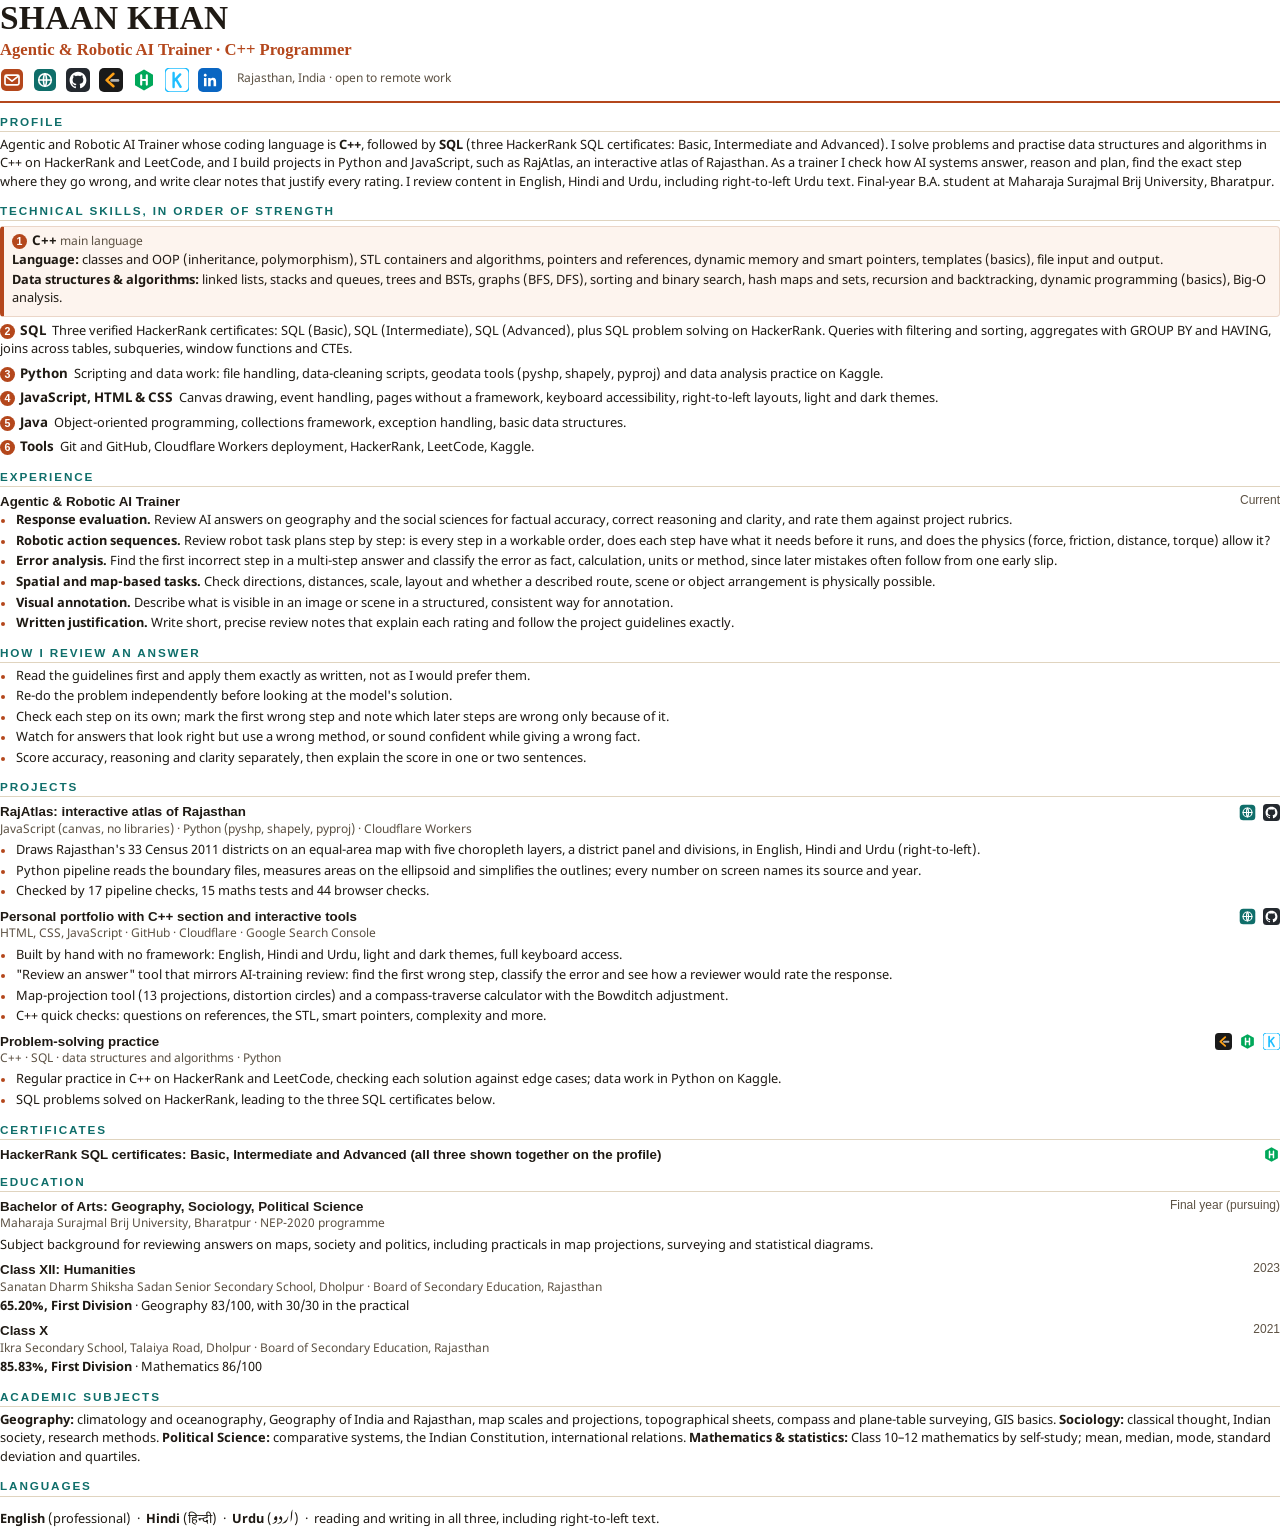
<file: resume/resume.html>
<!doctype html>
<html lang="en">
<head>
<meta charset="utf-8">
<title>Shaan Khan — Resume</title>
<link rel="stylesheet" href="https://fonts.googleapis.com/css2?family=Noto+Nastaliq+Urdu:wght@400;700&family=Noto+Sans+Devanagari:wght@400;600&display=swap">
<style>
  @page { size: A4; margin: 13mm 15mm 12mm; }
  :root { --ink: #1f1a14; --muted: #5c5143; --accent: #b4471c; --teal: #0f6e6a; --rule: #e0d4bf; }
  * { box-sizing: border-box; }
  html { -webkit-print-color-adjust: exact; print-color-adjust: exact; }
  body { margin: 0; color: var(--ink); font: 9.6pt/1.45 "Segoe UI", "Nirmala UI", "Noto Sans Devanagari", Arial, sans-serif; }
  h1 { margin: 0; font: 700 25pt/1.1 Georgia, "Times New Roman", serif; letter-spacing: .01em; }
  .title { margin: 3px 0 0; font: 700 12.5pt/1.2 Georgia, "Times New Roman", serif; color: var(--accent); }
  .defs { position: absolute; width: 0; height: 0; overflow: hidden; }
  .iconrow { display: flex; align-items: center; flex-wrap: wrap; gap: 9px; margin: 8px 0 0; padding-bottom: 9px; border-bottom: 2px solid var(--accent); }
  .iconrow .loc { margin-left: 6px; color: var(--muted); font-size: 9pt; }
  a.ico { display: inline-flex; width: 24px; height: 24px; color: inherit; text-decoration: none; }
  a.ico svg { width: 100%; height: 100%; }
  h3 .icos { display: inline-flex; align-items: center; gap: 7px; }
  h3 .icos a.ico { width: 17px; height: 17px; }
  h2 { margin: 12px 0 5px; padding-bottom: 2px; border-bottom: 1px solid var(--rule); font: 700 8.8pt/1.2 "Segoe UI", Arial, sans-serif; letter-spacing: .16em; text-transform: uppercase; color: var(--teal); }
  h3 { margin: 6px 0 1px; font: 700 10pt/1.3 "Segoe UI", Arial, sans-serif; display: flex; justify-content: space-between; gap: 12px; }
  h3 .when { font-weight: 400; font-size: 9pt; color: var(--muted); white-space: nowrap; }
  p { margin: 0 0 4px; }
  .sub { color: var(--muted); font-size: 9pt; margin: 0 0 3px; }
  ul { margin: 2px 0 4px; padding-left: 15px; }
  li { margin: 0 0 2px; padding-left: 1px; }
  li::marker { color: var(--accent); }
  .skill { margin: 0 0 5px; }
  .skill b.n { display: inline-block; width: 15px; height: 15px; margin-right: 5px; border-radius: 50%; background: var(--accent); color: #fff; font: 700 8pt/15px "Segoe UI", Arial, sans-serif; text-align: center; }
  .skill b.t { font-size: 10pt; }
  .skill.main { padding: 5px 8px 3px; border: 1px solid #ebd6c8; border-left: 4px solid var(--accent); border-radius: 4px; background: #fdf4ee; }
  .deva { font-family: "Noto Sans Devanagari", "Nirmala UI", sans-serif; }
  .urdu { font-family: "Noto Nastaliq Urdu", "Segoe UI", sans-serif; font-size: 11.5pt; }
  .tight { margin-bottom: 1px; }
  .keep { break-inside: avoid; }
  .pg2 { break-before: page; }
</style>
</head>
<body>

<h1>SHAAN KHAN</h1>
<p class="title">Agentic &amp; Robotic AI Trainer · C++ Programmer</p>
<svg class="defs" aria-hidden="true" focusable="false">
  <symbol id="i-mail" viewBox="0 0 24 24"><rect x="1" y="1" width="22" height="22" rx="5" fill="#b4471c"/><rect x="5" y="7.2" width="14" height="9.6" rx="1.6" fill="none" stroke="#fff" stroke-width="1.7"/><path d="M5.6 8.2 12 13.2l6.4-5" fill="none" stroke="#fff" stroke-width="1.7" stroke-linejoin="round"/></symbol>
  <symbol id="i-globe" viewBox="0 0 24 24"><rect x="1" y="1" width="22" height="22" rx="5" fill="#0f6e6a"/><g fill="none" stroke="#fff" stroke-width="1.6" stroke-linecap="round"><circle cx="12" cy="12" r="6.3"/><path d="M5.7 12h12.6M12 5.7c2 2 2 10.6 0 12.6M12 5.7c-2 2-2 10.6 0 12.6"/></g></symbol>
  <symbol id="i-github" viewBox="0 0 24 24"><rect x="0" y="0" width="24" height="24" rx="5" fill="#24292f"/><g transform="translate(3.6 3.6) scale(.7)"><path fill="#fff" d="M12 .297c-6.63 0-12 5.373-12 12 0 5.303 3.438 9.8 8.205 11.385.6.113.82-.258.82-.577 0-.285-.01-1.04-.015-2.04-3.338.724-4.042-1.61-4.042-1.61C4.422 18.07 3.633 17.7 3.633 17.7c-1.087-.744.084-.729.084-.729 1.205.084 1.838 1.236 1.838 1.236 1.07 1.835 2.809 1.305 3.495.998.108-.776.417-1.305.76-1.605-2.665-.3-5.466-1.332-5.466-5.93 0-1.31.465-2.38 1.235-3.22-.135-.303-.54-1.523.105-3.176 0 0 1.005-.322 3.3 1.23.96-.267 1.98-.399 3-.405 1.02.006 2.04.138 3 .405 2.28-1.552 3.285-1.23 3.285-1.23.645 1.653.24 2.873.12 3.176.765.84 1.23 1.91 1.23 3.22 0 4.61-2.805 5.625-5.475 5.92.42.36.81 1.096.81 2.22 0 1.606-.015 2.896-.015 3.286 0 .315.21.69.825.57C20.565 22.092 24 17.592 24 12.297c0-6.627-5.373-12-12-12"/></g></symbol>
  <symbol id="i-leet" viewBox="0 0 24 24"><rect x="0" y="0" width="24" height="24" rx="5" fill="#1a1a1a"/><path d="M14.4 5.8 7.6 12.1l6.8 6.1" fill="none" stroke="#ffa116" stroke-width="2.6" stroke-linecap="round" stroke-linejoin="round"/><path d="M12.6 12.4h6.4" fill="none" stroke="#b3b3b3" stroke-width="2.6" stroke-linecap="round"/></symbol>
  <symbol id="i-hr" viewBox="0 0 24 24"><rect x="0" y="0" width="24" height="24" rx="5" fill="#fff"/><polygon points="12,1.6 21,6.8 21,17.2 12,22.4 3,17.2 3,6.8" fill="#00a85a"/><path d="M9.2 7.4v9.2M14.8 7.4v9.2M9.2 12h5.6" fill="none" stroke="#fff" stroke-width="2.1" stroke-linecap="round"/></symbol>
  <symbol id="i-kaggle" viewBox="0 0 24 24"><rect x="0" y="0" width="24" height="24" rx="5" fill="#fff" stroke="#20beff" stroke-width="1.4"/><path d="M8.6 5v14M8.6 13.4 15.2 6.4M11 11.2l4.6 7.6" fill="none" stroke="#20beff" stroke-width="2.4" stroke-linecap="round" stroke-linejoin="round"/></symbol>
  <symbol id="i-in" viewBox="0 0 24 24"><rect x="0" y="0" width="24" height="24" rx="5" fill="#0a66c2"/><g transform="translate(3.4 3.4) scale(.72)"><path fill="#fff" d="M20.447 20.452h-3.554v-5.569c0-1.328-.027-3.037-1.852-3.037-1.853 0-2.136 1.445-2.136 2.939v5.667H9.351V9h3.414v1.561h.046c.477-.9 1.637-1.85 3.37-1.85 3.601 0 4.267 2.37 4.267 5.455v6.286zM5.337 7.433c-1.144 0-2.063-.926-2.063-2.065 0-1.138.92-2.063 2.063-2.063 1.14 0 2.064.925 2.064 2.063 0 1.139-.925 2.065-2.064 2.065zm1.782 13.019H3.555V9h3.564v11.452z"/></g></symbol>
</svg>
<p class="iconrow">
  <a class="ico" href="mailto:shaankha81@gmail.com" title="Email"><svg><use href="#i-mail"/></svg></a>
  <a class="ico" href="https://shaan.shaankha81.workers.dev/" title="Portfolio"><svg><use href="#i-globe"/></svg></a>
  <a class="ico" href="https://github.com/shaankha81-sketch" title="GitHub"><svg><use href="#i-github"/></svg></a>
  <a class="ico" href="https://leetcode.com/u/Shaan_Sha/" title="LeetCode"><svg><use href="#i-leet"/></svg></a>
  <a class="ico" href="https://www.hackerrank.com/profile/shaankha81" title="HackerRank"><svg><use href="#i-hr"/></svg></a>
  <a class="ico" href="https://www.kaggle.com/shaankha01" title="Kaggle"><svg><use href="#i-kaggle"/></svg></a>
  <a class="ico" href="https://www.linkedin.com/in/shaan-shaan-4559a9422/" title="LinkedIn"><svg><use href="#i-in"/></svg></a>
  <span class="loc">Rajasthan, India · open to remote work</span>
</p>

<h2>Profile</h2>
<p>Agentic and Robotic AI Trainer whose coding language is <b>C++</b>, followed by <b>SQL</b> (three HackerRank SQL certificates: Basic, Intermediate and Advanced). I solve problems and practise data structures and algorithms in C++ on HackerRank and LeetCode, and I build projects in Python and JavaScript, such as RajAtlas, an interactive atlas of Rajasthan. As a trainer I check how AI systems answer, reason and plan, find the exact step where they go wrong, and write clear notes that justify every rating. I review content in English, Hindi and Urdu, including right-to-left Urdu text. Final-year B.A. student at Maharaja Surajmal Brij University, Bharatpur.</p>

<h2>Technical skills, in order of strength</h2>
<div class="skill main keep">
  <b class="n">1</b><b class="t">C++</b> <span class="sub">main language</span>
  <p class="tight"><b>Language:</b> classes and OOP (inheritance, polymorphism), STL containers and algorithms, pointers and references, dynamic memory and smart pointers, templates (basics), file input and output.</p>
  <p><b>Data structures &amp; algorithms:</b> linked lists, stacks and queues, trees and BSTs, graphs (BFS, DFS), sorting and binary search, hash maps and sets, recursion and backtracking, dynamic programming (basics), Big-O analysis.</p>
</div>
<div class="skill keep"><b class="n">2</b><b class="t">SQL</b> &nbsp;Three verified HackerRank certificates: SQL (Basic), SQL (Intermediate), SQL (Advanced), plus SQL problem solving on HackerRank. Queries with filtering and sorting, aggregates with GROUP BY and HAVING, joins across tables, subqueries, window functions and CTEs.</div>
<div class="skill keep"><b class="n">3</b><b class="t">Python</b> &nbsp;Scripting and data work: file handling, data-cleaning scripts, geodata tools (pyshp, shapely, pyproj) and data analysis practice on Kaggle.</div>
<div class="skill keep"><b class="n">4</b><b class="t">JavaScript, HTML &amp; CSS</b> &nbsp;Canvas drawing, event handling, pages without a framework, keyboard accessibility, right-to-left layouts, light and dark themes.</div>
<div class="skill keep"><b class="n">5</b><b class="t">Java</b> &nbsp;Object-oriented programming, collections framework, exception handling, basic data structures.</div>
<div class="skill keep"><b class="n">6</b><b class="t">Tools</b> &nbsp;Git and GitHub, Cloudflare Workers deployment, HackerRank, LeetCode, Kaggle.</div>

<h2>Experience</h2>
<h3>Agentic &amp; Robotic AI Trainer <span class="when">Current</span></h3>
<ul>
  <li><b>Response evaluation.</b> Review AI answers on geography and the social sciences for factual accuracy, correct reasoning and clarity, and rate them against project rubrics.</li>
  <li><b>Robotic action sequences.</b> Review robot task plans step by step: is every step in a workable order, does each step have what it needs before it runs, and does the physics (force, friction, distance, torque) allow it?</li>
  <li><b>Error analysis.</b> Find the first incorrect step in a multi-step answer and classify the error as fact, calculation, units or method, since later mistakes often follow from one early slip.</li>
  <li><b>Spatial and map-based tasks.</b> Check directions, distances, scale, layout and whether a described route, scene or object arrangement is physically possible.</li>
  <li><b>Visual annotation.</b> Describe what is visible in an image or scene in a structured, consistent way for annotation.</li>
  <li><b>Written justification.</b> Write short, precise review notes that explain each rating and follow the project guidelines exactly.</li>
</ul>

<h2>How I review an answer</h2>
<ul>
  <li>Read the guidelines first and apply them exactly as written, not as I would prefer them.</li>
  <li>Re-do the problem independently before looking at the model's solution.</li>
  <li>Check each step on its own; mark the first wrong step and note which later steps are wrong only because of it.</li>
  <li>Watch for answers that look right but use a wrong method, or sound confident while giving a wrong fact.</li>
  <li>Score accuracy, reasoning and clarity separately, then explain the score in one or two sentences.</li>
</ul>

<h2 class="pg2">Projects</h2>
<div class="keep">
  <h3>RajAtlas: interactive atlas of Rajasthan <span class="icos"><a class="ico" href="https://rajatlas.shaankha81.workers.dev/" title="RajAtlas live site"><svg><use href="#i-globe"/></svg></a><a class="ico" href="https://github.com/shaankha81-sketch/rajatlas" title="RajAtlas on GitHub"><svg><use href="#i-github"/></svg></a></span></h3>
  <p class="sub">JavaScript (canvas, no libraries) · Python (pyshp, shapely, pyproj) · Cloudflare Workers</p>
  <ul>
    <li>Draws Rajasthan's 33 Census 2011 districts on an equal-area map with five choropleth layers, a district panel and divisions, in English, Hindi and Urdu (right-to-left).</li>
    <li>Python pipeline reads the boundary files, measures areas on the ellipsoid and simplifies the outlines; every number on screen names its source and year.</li>
    <li>Checked by 17 pipeline checks, 15 maths tests and 44 browser checks.</li>
  </ul>
</div>
<div class="keep">
  <h3>Personal portfolio with C++ section and interactive tools <span class="icos"><a class="ico" href="https://shaan.shaankha81.workers.dev/" title="Portfolio live site"><svg><use href="#i-globe"/></svg></a><a class="ico" href="https://github.com/shaankha81-sketch/portfolio" title="Portfolio on GitHub"><svg><use href="#i-github"/></svg></a></span></h3>
  <p class="sub">HTML, CSS, JavaScript · GitHub · Cloudflare · Google Search Console</p>
  <ul>
    <li>Built by hand with no framework: English, Hindi and Urdu, light and dark themes, full keyboard access.</li>
    <li>"Review an answer" tool that mirrors AI-training review: find the first wrong step, classify the error and see how a reviewer would rate the response.</li>
    <li>Map-projection tool (13 projections, distortion circles) and a compass-traverse calculator with the Bowditch adjustment.</li>
    <li>C++ quick checks: questions on references, the STL, smart pointers, complexity and more.</li>
  </ul>
</div>
<div class="keep">
  <h3>Problem-solving practice <span class="icos"><a class="ico" href="https://leetcode.com/u/Shaan_Sha/" title="LeetCode"><svg><use href="#i-leet"/></svg></a><a class="ico" href="https://www.hackerrank.com/profile/shaankha81" title="HackerRank"><svg><use href="#i-hr"/></svg></a><a class="ico" href="https://www.kaggle.com/shaankha01" title="Kaggle"><svg><use href="#i-kaggle"/></svg></a></span></h3>
  <p class="sub">C++ · SQL · data structures and algorithms · Python</p>
  <ul>
    <li>Regular practice in C++ on HackerRank and LeetCode, checking each solution against edge cases; data work in Python on Kaggle.</li>
    <li>SQL problems solved on HackerRank, leading to the three SQL certificates below.</li>
  </ul>
</div>

<h2>Certificates</h2>
<h3 class="keep"><span><b>HackerRank SQL certificates:</b> Basic, Intermediate and Advanced (all three shown together on the profile)</span> <span class="icos"><a class="ico" href="https://www.hackerrank.com/profile/shaankha81" title="View the three SQL certificates on HackerRank"><svg><use href="#i-hr"/></svg></a></span></h3>

<h2>Education</h2>
<div class="keep">
  <h3>Bachelor of Arts: Geography, Sociology, Political Science <span class="when">Final year (pursuing)</span></h3>
  <p class="sub">Maharaja Surajmal Brij University, Bharatpur · NEP-2020 programme</p>
  <p>Subject background for reviewing answers on maps, society and politics, including practicals in map projections, surveying and statistical diagrams.</p>
</div>
<h3>Class XII: Humanities <span class="when">2023</span></h3>
<p class="sub tight">Sanatan Dharm Shiksha Sadan Senior Secondary School, Dholpur · Board of Secondary Education, Rajasthan</p>
<p><b>65.20%, First Division</b> · Geography 83/100, with 30/30 in the practical</p>
<h3>Class X <span class="when">2021</span></h3>
<p class="sub tight">Ikra Secondary School, Talaiya Road, Dholpur · Board of Secondary Education, Rajasthan</p>
<p><b>85.83%, First Division</b> · Mathematics 86/100</p>

<h2>Academic subjects</h2>
<p><b>Geography:</b> climatology and oceanography, Geography of India and Rajasthan, map scales and projections, topographical sheets, compass and plane-table surveying, GIS basics. <b>Sociology:</b> classical thought, Indian society, research methods. <b>Political Science:</b> comparative systems, the Indian Constitution, international relations. <b>Mathematics &amp; statistics:</b> Class 10–12 mathematics by self-study; mean, median, mode, standard deviation and quartiles.</p>

<h2>Languages</h2>
<p><b>English</b> (professional) &nbsp;·&nbsp; <b>Hindi</b> (<span class="deva">हिन्दी</span>) &nbsp;·&nbsp; <b>Urdu</b> (<span class="urdu">اردو</span>) &nbsp;·&nbsp; reading and writing in all three, including right-to-left text.</p>

</body>
</html>
</file>
<file: assets/css/style.css>
/* =========================================================
   Shaan Khan — portfolio
   Look: a survey map. Paper and ink by day, night survey by dark.
   ========================================================= */

/* ---------- Tokens ---------- */
:root {
  --bg: #f6f1e7;
  --bg-alt: #efe7d7;
  --surface: #fffdf8;
  --surface-2: #faf5eb;
  --text: #1f1a14;
  --muted: #65594a;
  --border: #e0d4bf;
  --accent: #b4471c;          /* terracotta, Rajasthan sandstone */
  --accent-2: #0f6e6a;        /* survey teal */
  --accent-ink: #fffdf8;
  --contour: rgba(140, 98, 52, .22);
  --contour-strong: rgba(140, 98, 52, .42);
  --ocean: #e6eef0;
  --c1: #b4471c; --c2: #0f6e6a; --c3: #a16207; --c4: #3f51b5; --c5: #4d7c0f; --c6: #9d174d; --c7: #0369a1;
  --ok: #15803d;
  --bad: #c2410c;
  --shadow: 0 1px 2px rgba(60, 40, 10, .06), 0 10px 30px rgba(60, 40, 10, .08);
  --radius: 14px;
  --font: "Inter", system-ui, -apple-system, "Segoe UI", Roboto, Arial, sans-serif;
  --display: "Fraunces", Georgia, "Times New Roman", serif;
  --mono: "JetBrains Mono", ui-monospace, SFMono-Regular, Menlo, Consolas, monospace;
  color-scheme: light;
}
@media (prefers-color-scheme: dark) {
  :root:not([data-theme="light"]) {
    --bg: #0d1416; --bg-alt: #111b1e; --surface: #162226; --surface-2: #1a282c;
    --text: #ece5d8; --muted: #a3ab9f; --border: #283a3e;
    --accent: #f0895a; --accent-2: #4fd1c5; --accent-ink: #0d1416;
    --contour: rgba(79, 209, 197, .13); --contour-strong: rgba(79, 209, 197, .3);
    --ocean: #12262b;
    --c1: #f0895a; --c2: #4fd1c5; --c3: #f5c451; --c4: #8fa2ff; --c5: #a3d65c; --c6: #f472b6; --c7: #5cc8ff;
    --ok: #4ade80; --bad: #fb923c;
    --shadow: 0 1px 2px rgba(0, 0, 0, .3), 0 12px 32px rgba(0, 0, 0, .35);
    color-scheme: dark;
  }
}
:root[data-theme="dark"] {
  --bg: #0d1416; --bg-alt: #111b1e; --surface: #162226; --surface-2: #1a282c;
  --text: #ece5d8; --muted: #a3ab9f; --border: #283a3e;
  --accent: #f0895a; --accent-2: #4fd1c5; --accent-ink: #0d1416;
  --contour: rgba(79, 209, 197, .13); --contour-strong: rgba(79, 209, 197, .3);
  --ocean: #12262b;
  --c1: #f0895a; --c2: #4fd1c5; --c3: #f5c451; --c4: #8fa2ff; --c5: #a3d65c; --c6: #f472b6; --c7: #5cc8ff;
  --ok: #4ade80; --bad: #fb923c;
  --shadow: 0 1px 2px rgba(0, 0, 0, .3), 0 12px 32px rgba(0, 0, 0, .35);
  color-scheme: dark;
}

/* Colour keys: data-k="1..7" picks one palette colour */
[data-k="1"] { --k: var(--c1); } [data-k="2"] { --k: var(--c2); } [data-k="3"] { --k: var(--c3); }
[data-k="4"] { --k: var(--c4); } [data-k="5"] { --k: var(--c5); } [data-k="6"] { --k: var(--c6); } [data-k="7"] { --k: var(--c7); }

/* ---------- Base ---------- */
*, *::before, *::after { box-sizing: border-box; }
html { scroll-behavior: smooth; scroll-padding-top: 80px; }
body {
  margin: 0;
  font: 16px/1.65 var(--font);
  background: var(--bg);
  color: var(--text);
  -webkit-font-smoothing: antialiased;
  text-rendering: optimizeLegibility;
}
img { max-width: 100%; display: block; }
a { color: var(--accent); text-underline-offset: 3px; }
h1, h2, h3, h4 { line-height: 1.2; margin: 0 0 .5em; }
h1, h2 { font-family: var(--display); font-weight: 700; letter-spacing: -.015em; }
p { margin: 0 0 1em; }
.mono { font-family: var(--mono); }
.wrap { width: min(1160px, 100% - 40px); margin-inline: auto; }
.visually-hidden { position: absolute; width: 1px; height: 1px; overflow: hidden; clip: rect(0 0 0 0); white-space: nowrap; }
[hidden] { display: none !important; }
.skip { position: absolute; inset-inline-start: 12px; top: -60px; z-index: 100; padding: 10px 14px; border-radius: 8px; background: var(--accent); color: var(--accent-ink); }
.skip:focus { top: 12px; }
:focus-visible { outline: 3px solid var(--accent-2); outline-offset: 3px; border-radius: 6px; }
.muted { color: var(--muted); }
.small { font-size: .9rem; }
::selection { background: color-mix(in srgb, var(--accent) 30%, transparent); }

/* Hindi and Urdu: matching scripts and comfortable line heights */
:lang(hi) body, :lang(hi) .btn, :lang(hi) input, :lang(hi) textarea, :lang(hi) select { font-family: "Noto Sans Devanagari", var(--font); }
:lang(hi) h1, :lang(hi) h2 { font-family: "Noto Sans Devanagari", var(--display); letter-spacing: 0; }
:lang(ur) body, :lang(ur) .btn, :lang(ur) input, :lang(ur) textarea, :lang(ur) select, :lang(ur) h1, :lang(ur) h2, :lang(ur) h3, :lang(ur) h4 { font-family: "Noto Nastaliq Urdu", var(--font); letter-spacing: 0; }
:lang(ur) body { line-height: 2.1; }
:lang(ur) h1, :lang(ur) h2, :lang(ur) h3, :lang(ur) h4 { line-height: 1.9; }
:lang(ur) .kicker, :lang(ur) .tag, :lang(ur) .block-label, :lang(ur) .q-type, :lang(ur) dt { text-transform: none; letter-spacing: 0; }
.ltr, pre, code, .data { direction: ltr; unicode-bidi: isolate; }

/* ---------- Header ---------- */
.site-header { position: sticky; top: 0; z-index: 50; background: color-mix(in srgb, var(--bg) 84%, transparent); -webkit-backdrop-filter: blur(12px); backdrop-filter: blur(12px); border-bottom: 1px solid var(--border); }
.bar { display: flex; align-items: center; justify-content: space-between; gap: 16px; min-height: 66px; }
.brand { display: flex; align-items: center; gap: 10px; min-height: 44px; color: var(--text); text-decoration: none; font-family: var(--display); font-weight: 700; font-size: 1.15rem; white-space: nowrap; }
.brand img { border-radius: 10px; }
.nav { display: flex; gap: 2px; }
.nav a { color: var(--muted); text-decoration: none; padding: 8px 14px; border-radius: 999px; font-weight: 500; transition: color .2s, background .2s; }
.nav a:hover, .nav a.active { color: var(--text); background: var(--bg-alt); }
.nav a.active { box-shadow: inset 0 -2px 0 var(--accent); }
.controls { display: flex; align-items: center; gap: 8px; }
.select, .icon-btn { height: 44px; border: 1px solid var(--border); border-radius: 10px; background: var(--surface); color: var(--text); font: inherit; cursor: pointer; }
.select { padding: 0 10px; }
.icon-btn { width: 44px; display: grid; place-items: center; padding: 0; }
.icon-btn:hover, .select:hover { border-color: var(--accent); }
.menu-btn { display: none; }
[data-theme="dark"] .i-moon, :root:not([data-theme="dark"]) .i-sun { display: none; }

/* ---------- Buttons ---------- */
.btn { display: inline-flex; align-items: center; justify-content: center; gap: 8px; min-height: 46px; padding: 10px 20px; border: 1px solid var(--border); border-radius: 12px; background: var(--surface); color: var(--text); font: inherit; font-weight: 600; text-decoration: none; cursor: pointer; transition: transform .15s, box-shadow .15s, border-color .15s, background .15s; }
.btn:hover { transform: translateY(-2px); box-shadow: var(--shadow); border-color: var(--accent); }
.btn.primary { background: var(--accent); border-color: var(--accent); color: var(--accent-ink); }
.btn.primary:hover { background: color-mix(in srgb, var(--accent) 88%, var(--text)); }
.btn.ghost { background: transparent; }
.btn.wa { color: var(--ok); border-color: color-mix(in srgb, var(--ok) 55%, var(--border)); }
.btn.wa:hover { border-color: var(--ok); background: color-mix(in srgb, var(--ok) 10%, var(--surface)); }
.btn.small { min-height: 40px; padding: 7px 14px; font-size: .92rem; }
.btn:disabled { opacity: .5; cursor: default; transform: none; box-shadow: none; }
.cta { display: flex; flex-wrap: wrap; gap: 12px; margin-top: 26px; }
.cta.center { justify-content: center; }
.linkish { min-height: 44px; padding: 8px 10px; margin-inline-start: -10px; border: 0; background: none; color: var(--accent); font: inherit; text-decoration: underline; cursor: pointer; }

/* ---------- Hero ---------- */
.hero { position: relative; overflow: hidden; padding: 72px 0 40px; border-bottom: 1px solid var(--border); }
.contours { position: absolute; inset: 0; width: 100%; height: 100%; pointer-events: none;
  -webkit-mask-image: linear-gradient(100deg, rgba(0,0,0,.35) 0%, rgba(0,0,0,.75) 45%, #000 70%);
          mask-image: linear-gradient(100deg, rgba(0,0,0,.35) 0%, rgba(0,0,0,.75) 45%, #000 70%); }
[dir="rtl"] .contours { -webkit-mask-image: linear-gradient(260deg, rgba(0,0,0,.35) 0%, rgba(0,0,0,.75) 45%, #000 70%); mask-image: linear-gradient(260deg, rgba(0,0,0,.35) 0%, rgba(0,0,0,.75) 45%, #000 70%); }
.hero-grid { position: relative; display: grid; grid-template-columns: 1.35fr 1fr; gap: 48px; align-items: center; }
.coords { display: inline-flex; align-items: center; flex-wrap: wrap; gap: 8px; margin: 0; padding: 6px 14px; border: 1px solid var(--border); border-radius: 999px; background: color-mix(in srgb, var(--surface) 85%, transparent); color: var(--muted); font-size: .88rem; }
.coords .mono { direction: ltr; unicode-bidi: isolate; color: var(--text); font-size: .82rem; }
.pin { width: 10px; height: 10px; border-radius: 50%; background: var(--accent); box-shadow: 0 0 0 0 var(--accent); animation: ping 2.4s infinite; }
@keyframes ping { 70% { box-shadow: 0 0 0 9px transparent; } 100% { box-shadow: 0 0 0 0 transparent; } }
.hero h1 { font-size: clamp(2.8rem, 7.5vw, 5rem); margin: 18px 0 4px; line-height: 1.02; }
:lang(ur) .hero h1 { line-height: 1.5; }
.role { margin: 0 0 16px; font-family: var(--display); font-size: clamp(1.25rem, 2.8vw, 1.75rem); font-weight: 500; color: var(--accent); }
:lang(hi) .role, :lang(ur) .role { font-family: inherit; font-weight: 700; }
.priority { display: flex; flex-wrap: wrap; gap: 8px; list-style: none; margin: 0 0 18px; padding: 0; counter-reset: pr; }
.priority li { counter-increment: pr; display: inline-flex; align-items: center; gap: 8px; padding: 4px 12px 4px 6px; border-radius: 999px; font-size: .9rem; font-weight: 600; background: color-mix(in srgb, var(--k) 10%, var(--surface)); border: 1px solid color-mix(in srgb, var(--k) 35%, var(--border)); }
.priority li::before { content: counter(pr); display: grid; place-items: center; width: 22px; height: 22px; border-radius: 50%; background: var(--k); color: var(--accent-ink); font: 600 .75rem/1 var(--mono); }
.lede { max-width: 60ch; color: var(--muted); font-size: 1.08rem; margin: 0; }

/* Field card: styled like a map sheet's legend box, with a double neatline */
.field-card { position: relative; padding: 26px 26px 22px; background: var(--surface); border: 1px solid var(--text); border-radius: 4px; box-shadow: var(--shadow), 0 0 0 5px var(--surface), 0 0 0 6px var(--border); }
.fc-head { display: flex; align-items: baseline; justify-content: space-between; gap: 10px; padding-bottom: 12px; margin-bottom: 14px; border-bottom: 1px dashed var(--border); }
.fc-head h2 { margin: 0; font-size: 1.25rem; }
.fc-sheet { order: 2; font-size: .75rem; color: var(--muted); direction: ltr; }
.fc-facts { margin: 0; display: grid; gap: 12px; }
.fc-facts div { display: grid; grid-template-columns: 7.5em 1fr; gap: 12px; align-items: baseline; }
.fc-facts dt { font-size: .74rem; font-weight: 600; text-transform: uppercase; letter-spacing: .08em; color: var(--muted); }
.fc-facts dd { margin: 0; font-weight: 600; }
#clock { direction: ltr; unicode-bidi: isolate; font-size: .92rem; }
.scalebar { display: grid; grid-template-columns: repeat(4, 1fr); grid-template-rows: 8px auto; column-gap: 0; width: 180px; margin-top: 20px; direction: ltr; }
.scalebar span { height: 8px; border: 1px solid var(--text); }
.scalebar span:nth-child(odd) { background: var(--text); }
.scalebar small { grid-row: 2; font-size: .7rem; color: var(--muted); }
.scalebar small:nth-of-type(1) { grid-column: 1; }
.scalebar small:nth-of-type(2) { grid-column: 3; margin-inline-start: -4px; }
.scalebar small:nth-of-type(3) { grid-column: 4; text-align: end; margin-inline-end: -14px; }
.north { position: absolute; inset-inline-end: 22px; bottom: 18px; display: grid; place-items: center; width: 34px; height: 44px; font: 700 .8rem/1 var(--mono); color: var(--text); }
.north::before { content: ""; position: absolute; top: 0; width: 0; height: 0; border-inline: 9px solid transparent; border-bottom: 24px solid var(--accent); }
.north { padding-top: 26px; }

.stats { position: relative; display: grid; grid-template-columns: repeat(4, 1fr); gap: 0; list-style: none; margin: 56px 0 0; padding: 0; border: 1px solid var(--border); border-radius: var(--radius); background: color-mix(in srgb, var(--surface) 90%, transparent); }
.stats li { padding: 18px 20px; border-inline-start: 1px solid var(--border); }
.stats li:first-child { border-inline-start: 0; }
.stats b { display: block; font: 700 clamp(1.6rem, 3.2vw, 2.1rem)/1.1 var(--display); color: var(--k); direction: ltr; unicode-bidi: isolate; text-align: start; }
.stats span { font-size: .88rem; color: var(--muted); }

/* ---------- Sections ---------- */
.section { padding: 88px 0; }
.section.alt { background: var(--bg-alt); border-block: 1px solid var(--border); }
.kicker { display: flex; align-items: center; gap: 10px; margin: 0 0 10px; font-size: .8rem; font-weight: 600; letter-spacing: .12em; text-transform: uppercase; color: var(--accent); }
.kicker .mono { padding: 2px 8px; border: 1px solid currentColor; border-radius: 6px; letter-spacing: 0; }
.kicker::after { content: ""; flex: 0 1 64px; height: 1px; background: currentColor; opacity: .5; }
.section h2 { font-size: clamp(1.9rem, 4vw, 2.8rem); }
.section-lead { max-width: 64ch; margin-bottom: 32px; color: var(--muted); font-size: 1.05rem; }
.section-lead.small { font-size: .98rem; margin-bottom: 20px; }
.sub { margin: 56px 0 18px; font-size: 1.3rem; }
.grid { display: grid; gap: 20px; }
.grid > * { min-width: 0; }
.grid.three { grid-template-columns: repeat(3, 1fr); }
.card { background: var(--surface); border: 1px solid var(--border); border-radius: var(--radius); padding: 24px; box-shadow: var(--shadow); }
.tag { margin: 0 0 12px; font-size: .78rem; font-weight: 700; letter-spacing: .08em; text-transform: uppercase; color: var(--k, var(--accent)); }

.js .reveal { opacity: 0; transform: translateY(14px); transition: opacity .6s ease, transform .6s ease; }
.js .reveal.in { opacity: 1; transform: none; }

/* ---------- About ---------- */
.about-grid { display: grid; grid-template-columns: 1.4fr 1fr; gap: 32px; align-items: start; }
.about-text p { color: var(--muted); max-width: 62ch; }
.about-text .big { font-family: var(--display); font-size: clamp(1.3rem, 2.4vw, 1.6rem); line-height: 1.4; color: var(--text); }
:lang(hi) .about-text .big, :lang(ur) .about-text .big { font-family: inherit; font-weight: 600; }
/* Nastaliq is tall: give every tightly set block room so lines never collide */
:lang(ur) .about-text .big { font-size: clamp(1.1rem, 2.2vw, 1.35rem); line-height: 2.2; }
:lang(ur) .sem li, :lang(ur) .pillar li, :lang(ur) .chips li, :lang(ur) .fc-facts dd, :lang(ur) .step, :lang(ur) .opt { line-height: 2; }
.work { border-top: 4px solid var(--k); }
.ticks { list-style: none; margin: 0; padding: 0; display: grid; gap: 10px; }
.ticks li { position: relative; padding-inline-start: 28px; }
.ticks li::before { content: ""; position: absolute; inset-inline-start: 0; top: .35em; width: 16px; height: 16px; border-radius: 50%; background: color-mix(in srgb, var(--k) 18%, var(--surface)); border: 1.5px solid var(--k); }
.ticks li::after { content: ""; position: absolute; inset-inline-start: 5px; top: calc(.35em + 4px); width: 5px; height: 8px; border: solid var(--k); border-width: 0 2px 2px 0; transform: rotate(45deg); }
.pillar { position: relative; transition: transform .2s, border-color .2s; }
.pillar:hover { transform: translateY(-4px); border-color: var(--k); }
.pillar h4 { font-size: 1.08rem; margin-bottom: 6px; }
.pillar p { margin: 0; color: var(--muted); font-size: .96rem; }
.p-icon { display: grid; place-items: center; width: 44px; height: 44px; margin-bottom: 14px; border-radius: 12px; color: var(--k); background: color-mix(in srgb, var(--k) 13%, var(--surface)); border: 1px solid color-mix(in srgb, var(--k) 35%, var(--border)); }

/* ---------- Tabs and panels ---------- */
.tabs { display: flex; flex-wrap: wrap; gap: 8px; margin-bottom: 16px; }
.tab { display: inline-flex; align-items: center; gap: 8px; min-height: 44px; padding: 8px 16px; border: 1px solid var(--border); border-radius: 999px; background: var(--surface); color: var(--muted); font: inherit; font-weight: 600; cursor: pointer; transition: .2s; }
.tab .n { display: grid; place-items: center; width: 20px; height: 20px; border-radius: 50%; font: 600 .7rem/1 var(--mono); color: var(--k); border: 1.5px solid var(--k); }
.tab:hover { color: var(--text); border-color: var(--k, var(--accent)); }
.tab[aria-selected="true"] { background: var(--k, var(--accent)); border-color: var(--k, var(--accent)); color: var(--accent-ink); }
.tab[aria-selected="true"] .n { color: var(--accent-ink); border-color: var(--accent-ink); }
.panel { border-top: 4px solid var(--k); background: linear-gradient(180deg, color-mix(in srgb, var(--k) 6%, var(--surface)), var(--surface) 50%); }
.panel-head { display: flex; flex-wrap: wrap; align-items: center; gap: 10px; margin-bottom: 4px; }
.panel-head h3 { margin: 0; font-size: 1.45rem; }
.pill { display: inline-block; padding: 3px 10px; border-radius: 999px; font-size: .75rem; font-weight: 700; letter-spacing: .04em; color: var(--k); background: color-mix(in srgb, var(--k) 12%, var(--surface)); border: 1px solid color-mix(in srgb, var(--k) 40%, var(--border)); }
.block-label { display: block; margin: 20px 0 8px; font-size: .76rem; font-weight: 700; letter-spacing: .08em; text-transform: uppercase; color: var(--k); }
.chips { display: flex; flex-wrap: wrap; gap: 8px; margin: 0; padding: 0; list-style: none; }
.chips li { padding: 5px 12px; border-radius: 999px; font-size: .9rem; background: color-mix(in srgb, var(--k) 10%, var(--surface)); border: 1px solid color-mix(in srgb, var(--k) 32%, var(--border)); }
.panel .detail { margin: 0; color: var(--muted); max-width: 75ch; }
.relevant { margin: 0; padding: 12px 16px; border-inline-start: 3px solid var(--k); border-radius: 0 10px 10px 0; background: color-mix(in srgb, var(--k) 7%, transparent); max-width: 75ch; }
[dir="rtl"] .relevant { border-radius: 10px 0 0 10px; }

/* Course map */
.course-map { display: grid; grid-template-columns: repeat(4, 1fr); gap: 16px; }
.sem { padding: 18px; border: 1px solid var(--border); border-radius: var(--radius); background: var(--surface); }
.sem h4 { display: flex; align-items: baseline; justify-content: space-between; gap: 8px; margin: 0 0 12px; font-size: 1rem; }
.sem h4 small { font: 500 .75rem var(--mono); color: var(--muted); direction: ltr; }
.sem ul { list-style: none; margin: 0; padding: 0; display: grid; gap: 8px; }
.sem li { padding: 8px 10px; border-inline-start: 3px solid var(--k); border-radius: 6px; background: color-mix(in srgb, var(--k) 6%, var(--surface)); font-size: .9rem; line-height: 1.4; }
.sem li code { display: block; font: 600 .72rem var(--mono); color: var(--k); margin-bottom: 2px; }
.sem.final { border-color: color-mix(in srgb, var(--accent) 50%, var(--border)); }
.sem.final h4 small { color: var(--accent); }

/* ---------- Quiz ---------- */
.deck-bar { display: flex; flex-wrap: wrap; align-items: center; justify-content: space-between; gap: 12px; margin-bottom: 20px; }
.score { margin: 0; color: var(--muted); font-weight: 600; }
.quiz { display: flex; flex-direction: column; border-top: 4px solid var(--k); }
.quiz.swap { animation: swapIn .35s ease; }
@keyframes swapIn { from { opacity: 0; transform: translateY(10px); } to { opacity: 1; transform: none; } }
.quiz-top { display: flex; align-items: center; justify-content: space-between; gap: 8px; margin-bottom: 12px; }
.q-type { font-size: .74rem; font-weight: 700; letter-spacing: .08em; text-transform: uppercase; color: var(--muted); }
.q { font-weight: 600; }
.opts { display: grid; gap: 8px; }
.opt { min-height: 46px; padding: 10px 14px; border: 1px solid var(--border); border-radius: 12px; background: var(--surface-2); color: var(--text); font: inherit; text-align: start; overflow-wrap: anywhere; cursor: pointer; transition: border-color .15s, background .15s; }
.opt:hover:not(:disabled) { border-color: var(--k, var(--accent)); }
.opt:disabled { cursor: default; }
.opt.right { border-color: var(--ok); background: color-mix(in srgb, var(--ok) 13%, var(--surface)); }
.opt.wrong { border-color: var(--bad); background: color-mix(in srgb, var(--bad) 11%, var(--surface)); opacity: .85; }
.feedback { min-height: 3em; margin-top: 14px; color: var(--muted); }
.feedback strong.ok { color: var(--ok); }
.feedback strong.bad { color: var(--bad); }
.quiz-actions { display: flex; align-items: center; gap: 12px; margin-top: auto; padding-top: 12px; }

/* ---------- Lab ---------- */
.lab-panel { padding: 24px; border-top: 4px solid var(--k); }
.tool-intro { max-width: 75ch; margin: 0 0 18px; color: var(--muted); }
.tool-grid { display: grid; grid-template-columns: minmax(0, 1fr) 300px; gap: 22px; align-items: start; }
.ctrl { display: grid; gap: 6px; margin-bottom: 14px; }
.ctrl > span, .ctrl > label { font-size: .8rem; font-weight: 700; letter-spacing: .05em; text-transform: uppercase; color: var(--muted); }
:lang(ur) .ctrl > span, :lang(ur) .ctrl > label { text-transform: none; letter-spacing: 0; }
.ctrl .select { width: 100%; }
.check { display: flex; align-items: center; gap: 10px; min-height: 44px; cursor: pointer; }
.check input { width: 20px; height: 20px; accent-color: var(--k, var(--accent)); }
.plot-wrap { width: 100%; border: 1px solid var(--border); border-radius: 12px; background: var(--surface-2); overflow: hidden; }
.plot { display: block; max-width: 100%; }
.info { padding: 16px; border: 1px solid var(--border); border-radius: 12px; background: var(--surface-2); }
.info h4 { margin: 0 0 4px; font-size: 1.1rem; }
.info dl { margin: 10px 0 0; display: grid; gap: 8px; }
.info dt { font-size: .74rem; font-weight: 700; letter-spacing: .06em; text-transform: uppercase; color: var(--muted); }
.info dd { margin: 0; }
.readout { margin-top: 12px; padding: 10px 12px; border-radius: 10px; background: color-mix(in srgb, var(--k) 10%, var(--surface)); border: 1px solid color-mix(in srgb, var(--k) 30%, var(--border)); font-weight: 600; }
.legend { display: flex; flex-wrap: wrap; gap: 14px; margin-top: 10px; font-size: .85rem; color: var(--muted); }
.legend span::before { content: ""; display: inline-block; width: 16px; height: 3px; margin-inline-end: 6px; vertical-align: middle; background: var(--lg); }
.legend .dashed::before { background: repeating-linear-gradient(90deg, var(--lg) 0 4px, transparent 4px 7px); }
.legend .dotted::before { width: 10px; height: 10px; border-radius: 50%; }

/* Traverse */
.table-wrap { overflow-x: auto; -webkit-overflow-scrolling: touch; border: 1px solid var(--border); border-radius: 12px; }
.data { width: 100%; border-collapse: collapse; font: .86rem var(--mono); }
.data th, .data td { padding: 7px 10px; border-bottom: 1px solid var(--border); text-align: right; white-space: nowrap; }
.data th { font-weight: 600; color: var(--muted); background: var(--surface-2); }
.data th:first-child, .data td:first-child { text-align: left; }
.data tfoot td { font-weight: 700; border-bottom: 0; }
.data input { width: 6.5em; min-height: 38px; padding: 4px 8px; border: 1px solid var(--border); border-radius: 8px; background: var(--surface); color: var(--text); font: inherit; text-align: right; }
.data input:invalid, .data input[aria-invalid="true"] { border-color: var(--bad); }
.icon-x { width: 38px; height: 38px; border: 1px solid var(--border); border-radius: 8px; background: var(--surface); color: var(--muted); cursor: pointer; font: inherit; }
.icon-x:hover:not(:disabled) { color: var(--bad); border-color: var(--bad); }
.icon-x:disabled { opacity: .35; cursor: default; }
.tv-top { display: flex; flex-wrap: wrap; align-items: end; gap: 12px 20px; margin-bottom: 14px; }
.tv-top .ctrl { margin: 0; min-width: 220px; }
.tv-out { display: grid; grid-template-columns: minmax(0, 1fr) minmax(0, 1fr); gap: 20px; margin-top: 18px; align-items: start; }
.note { margin: 12px 0 0; color: var(--muted); }

/* Review */
.rv-q { margin: 0 0 14px; padding: 14px 16px; border-radius: 12px; background: var(--surface-2); border: 1px solid var(--border); }
.rv-q b { display: block; font-size: .74rem; letter-spacing: .06em; text-transform: uppercase; color: var(--muted); }
.rv-resp { margin: 0 0 6px; padding: 0; list-style: none; counter-reset: st; display: grid; gap: 8px; }
.rv-resp li { counter-increment: st; }
.step { display: flex; gap: 12px; width: 100%; min-height: 48px; padding: 10px 14px; border: 1px solid var(--border); border-radius: 12px; background: var(--surface); color: var(--text); font: inherit; text-align: start; cursor: pointer; overflow-wrap: anywhere; }
.step::before { content: counter(st); flex: none; display: grid; place-items: center; width: 24px; height: 24px; border-radius: 50%; background: var(--bg-alt); font: 600 .75rem/1 var(--mono); color: var(--muted); }
.step:hover:not(:disabled) { border-color: var(--k); }
.step:disabled { cursor: default; }
.step.fine { opacity: .6; }
.step.fine::before { background: color-mix(in srgb, var(--ok) 20%, var(--surface)); color: var(--ok); }
.step.later { border-style: dashed; }
.step.flaw { border-color: var(--bad); background: color-mix(in srgb, var(--bad) 10%, var(--surface)); }
.step.flaw::before { background: var(--bad); color: var(--accent-ink); }
.rv-prompt { margin: 16px 0 8px; font-weight: 700; }
.types { display: flex; flex-wrap: wrap; gap: 8px; }
.types .btn.primary:disabled { opacity: 1; }
.fix { margin-top: 12px; padding: 12px 14px; border-radius: 12px; border: 1px solid color-mix(in srgb, var(--ok) 40%, var(--border)); background: color-mix(in srgb, var(--ok) 8%, var(--surface)); }
.fix b { display: block; font-size: .74rem; letter-spacing: .06em; text-transform: uppercase; color: var(--ok); }
.rubric { display: grid; gap: 10px; margin: 16px 0; max-width: 520px; }
.rubric-row { display: grid; grid-template-columns: 8em 1fr 2em; gap: 12px; align-items: center; font-size: .92rem; }
.rbar { height: 10px; border-radius: 10px; background: var(--bg-alt); border: 1px solid var(--border); overflow: hidden; }
.rbar > span { display: block; height: 100%; border-radius: 10px; background: var(--k); }

/* ---------- Timeline ---------- */
.timeline { position: relative; list-style: none; margin: 0; padding: 0; display: grid; gap: 18px; }
.timeline::before { content: ""; position: absolute; inset-block: 10px; inset-inline-start: 11px; width: 2px; background: repeating-linear-gradient(180deg, var(--border) 0 6px, transparent 6px 10px); }
.tl-item { position: relative; padding-inline-start: 44px; }
.tl-item::before { content: ""; position: absolute; inset-inline-start: 3px; top: 26px; width: 18px; height: 18px; border-radius: 50%; background: var(--surface); border: 4px solid var(--k); }
.tl-card { padding: 20px 22px; }
.tl-when { margin: 0 0 4px; font: 600 .82rem var(--mono); color: var(--k); }
.tl-card h3 { margin: 0 0 2px; font-size: 1.15rem; }
.tl-where { margin: 0 0 10px; color: var(--muted); font-size: .95rem; }
.tl-card p:last-child { margin: 0; }
.badges { display: flex; flex-wrap: wrap; gap: 8px; margin: 0 0 12px; padding: 0; list-style: none; }
.badges li { padding: 3px 10px; border-radius: 8px; font-size: .85rem; font-weight: 600; background: color-mix(in srgb, var(--k) 12%, var(--surface)); border: 1px solid color-mix(in srgb, var(--k) 35%, var(--border)); }

/* ---------- Contact ---------- */
.contact-grid { display: grid; grid-template-columns: 1fr 1fr; gap: 20px; align-items: start; }
.contact-card { text-align: center; padding: 36px 24px; }
.contact-card .cta { justify-content: center; }
.email { display: inline-block; font: 700 clamp(1.15rem, 3vw, 1.7rem) var(--display); text-decoration: none; word-break: break-all; direction: ltr; }
.email:hover { text-decoration: underline; }
.phone { margin: 6px 0 0; direction: ltr; }
.phone a { color: var(--text); text-decoration: none; }
.contact-card .muted { margin: 18px 0 0; }
.contact-form { display: grid; gap: 6px; }
.contact-form h3 { margin: 0 0 8px; }
.contact-form label { margin-top: 6px; font-size: .88rem; font-weight: 600; color: var(--muted); }
.contact-form input, .contact-form textarea { width: 100%; min-height: 46px; padding: 10px 12px; border: 1px solid var(--border); border-radius: 10px; background: var(--surface-2); color: var(--text); font: inherit; resize: vertical; }
.contact-form input:focus, .contact-form textarea:focus { border-color: var(--accent-2); }
.contact-form .btn { margin-top: 12px; justify-self: start; }
.contact-form p { margin: 6px 0 0; }
.profiles { grid-template-columns: repeat(3, 1fr); }
.profile { display: flex; align-items: center; gap: 14px; padding: 18px; color: var(--text); text-decoration: none; transition: transform .15s, border-color .15s; }
.profile:hover { transform: translateY(-3px); border-color: var(--k); }
.profile .logo { flex: none; display: grid; place-items: center; width: 46px; height: 46px; border-radius: 12px; background: var(--k); color: #fff; font-weight: 800; }
.profile b { display: block; }
.profile span.h { color: var(--muted); font-size: .88rem; direction: ltr; unicode-bidi: isolate; }
.profile .arrow { margin-inline-start: auto; color: var(--muted); }
[dir="rtl"] .profile .arrow { transform: scaleX(-1); }

/* ---------- Footer ---------- */
.site-footer { padding: 28px 0; color: var(--muted); font-size: .92rem; }
.site-footer .wrap { display: flex; flex-wrap: wrap; justify-content: space-between; gap: 12px; }
.site-footer p { margin: 0; }
.site-footer a { display: inline-block; padding: 8px 4px; }

/* ---------- 404 ---------- */
.lost { min-height: 70vh; display: grid; place-items: center; text-align: center; padding: 60px 0; }
.lost h1 { font-size: clamp(2.6rem, 8vw, 5rem); margin: 10px 0; }
.lost .mono { color: var(--accent); }

/* ---------- C++ code window (always dark, like an editor) ---------- */
.priority li:first-child { font-size: 1rem; }
.codewin { margin: 0 0 12px; max-width: 880px; background: #10181b; color: #e6e1d6; border: 1px solid #283a3e; border-top: 4px solid var(--k); border-radius: var(--radius); overflow: hidden; box-shadow: var(--shadow); direction: ltr; text-align: left; }
.codewin-bar { display: flex; align-items: center; gap: 14px; padding: 10px 16px; background: #18242a; border-bottom: 1px solid #283a3e; color: #a3ab9f; font-size: .8rem; }
.dots { display: inline-flex; gap: 6px; }
.dots i { width: 10px; height: 10px; border-radius: 50%; background: #3b4d52; }
.codewin pre { margin: 0; padding: 18px 20px; overflow-x: auto; font: 400 .86rem/1.7 var(--mono); tab-size: 4; }
.codewin code { font: inherit; }
.tk-k { color: #f0895a; } .tk-t { color: #5cc8ff; } .tk-s { color: #a3d65c; } .tk-n { color: #f5c451; } .tk-p { color: #c9a6ff; }
.tk-c { color: #8a9a95; font-style: italic; }
.codeout { display: flex; flex-wrap: wrap; align-items: baseline; gap: 12px; padding: 12px 20px 16px; border-top: 1px dashed #283a3e; background: #0c1315; }
.out-label { font: 600 .72rem var(--mono); letter-spacing: .08em; text-transform: uppercase; color: #8a9a95; }
.codeout samp { font: 600 .9rem var(--mono); color: #a3d65c; }
.cpp-note { max-width: 880px; margin-bottom: 36px; }
.cpp-why .pillar h4 { margin-top: 0; }

/* ---------- Projects ---------- */
.proj { display: flex; flex-direction: column; border-top: 4px solid var(--k); }
.proj h3 { margin: 0 0 4px; font-size: 1.3rem; }
.proj-tag { margin: 0 0 14px; color: var(--k); font-size: .85rem; font-weight: 700; letter-spacing: .04em; }
.proj p { color: var(--text); font-size: .96rem; }
.proj .block-label { margin-top: 6px; }
.proj-links { margin-top: auto; padding-top: 18px; }
:lang(ur) .proj-tag { letter-spacing: 0; }

/* ---------- Certificates ---------- */
#cert-grid { grid-template-columns: minmax(0, 560px); }
.cert { display: flex; flex-direction: column; align-items: flex-start; gap: 12px; border-top: 4px solid var(--k); color: var(--text); text-decoration: none; transition: transform .15s, border-color .15s; }
.cert:hover { transform: translateY(-3px); border-color: var(--k); }
.cert h4 { margin: 8px 0 0; font-size: 1.35rem; }
.cert-go { margin-top: 4px; color: var(--accent); font-weight: 600; text-decoration: underline; text-underline-offset: 3px; }

/* ---------- B.A. course map, tucked away under Education ---------- */
.coursemap { margin-top: 28px; padding: 14px 18px; border: 1px solid var(--border); border-radius: var(--radius); background: var(--surface); }
.coursemap summary { min-height: 44px; display: flex; align-items: center; cursor: pointer; font-weight: 600; }
.coursemap[open] summary { margin-bottom: 8px; }

/* ---------- Responsive ---------- */
@media (max-width: 1060px) {
  .nav a { padding: 8px 10px; }
  .course-map { grid-template-columns: repeat(2, 1fr); }
  .tool-grid { grid-template-columns: 1fr; }
}
@media (max-width: 900px) {
  .hero-grid, .about-grid, .contact-grid, .tv-out { grid-template-columns: 1fr; }
  .grid.three, .profiles { grid-template-columns: repeat(2, 1fr); }
  .stats { grid-template-columns: repeat(2, 1fr); }
  .stats li:nth-child(3) { border-inline-start: 0; }
  .stats li:nth-child(n+3) { border-top: 1px solid var(--border); }
}
@media (max-width: 820px) {
  .menu-btn { display: grid; }
  .nav { display: none; position: absolute; inset-inline: 0; top: 66px; flex-direction: column; padding: 10px 16px 16px; background: var(--bg); border-bottom: 1px solid var(--border); box-shadow: var(--shadow); }
  .nav.open { display: flex; }
  .nav a { padding: 12px 14px; }
}
@media (max-width: 640px) {
  .wrap { width: min(1160px, 100% - 32px); }
  .section { padding: 64px 0; }
  .hero { padding-top: 44px; }
  .grid.three, .profiles, .course-map { grid-template-columns: minmax(0, 1fr); }
  .cta .btn { flex: 1 1 100%; }
  .fc-facts div { grid-template-columns: 1fr; gap: 0; }
  .rubric-row { grid-template-columns: 1fr 2em; }
  .rubric-row > span:first-child { grid-column: 1 / -1; }
  .lab-panel { padding: 16px; }
  .brand span { display: none; }
}

/* ---------- Motion + print ---------- */
@media (prefers-reduced-motion: reduce) {
  html { scroll-behavior: auto; }
  *, *::before, *::after { animation: none !important; transition: none !important; }
  .js .reveal { opacity: 1; transform: none; }
}
@media print {
  .site-header, .contours, .controls, .cta, #lab, #try, .contact-form, .site-footer { display: none !important; }
  body { background: #fff; color: #000; }
  .card, .field-card { box-shadow: none; }
  .section { padding: 24px 0; }
}
</file>
